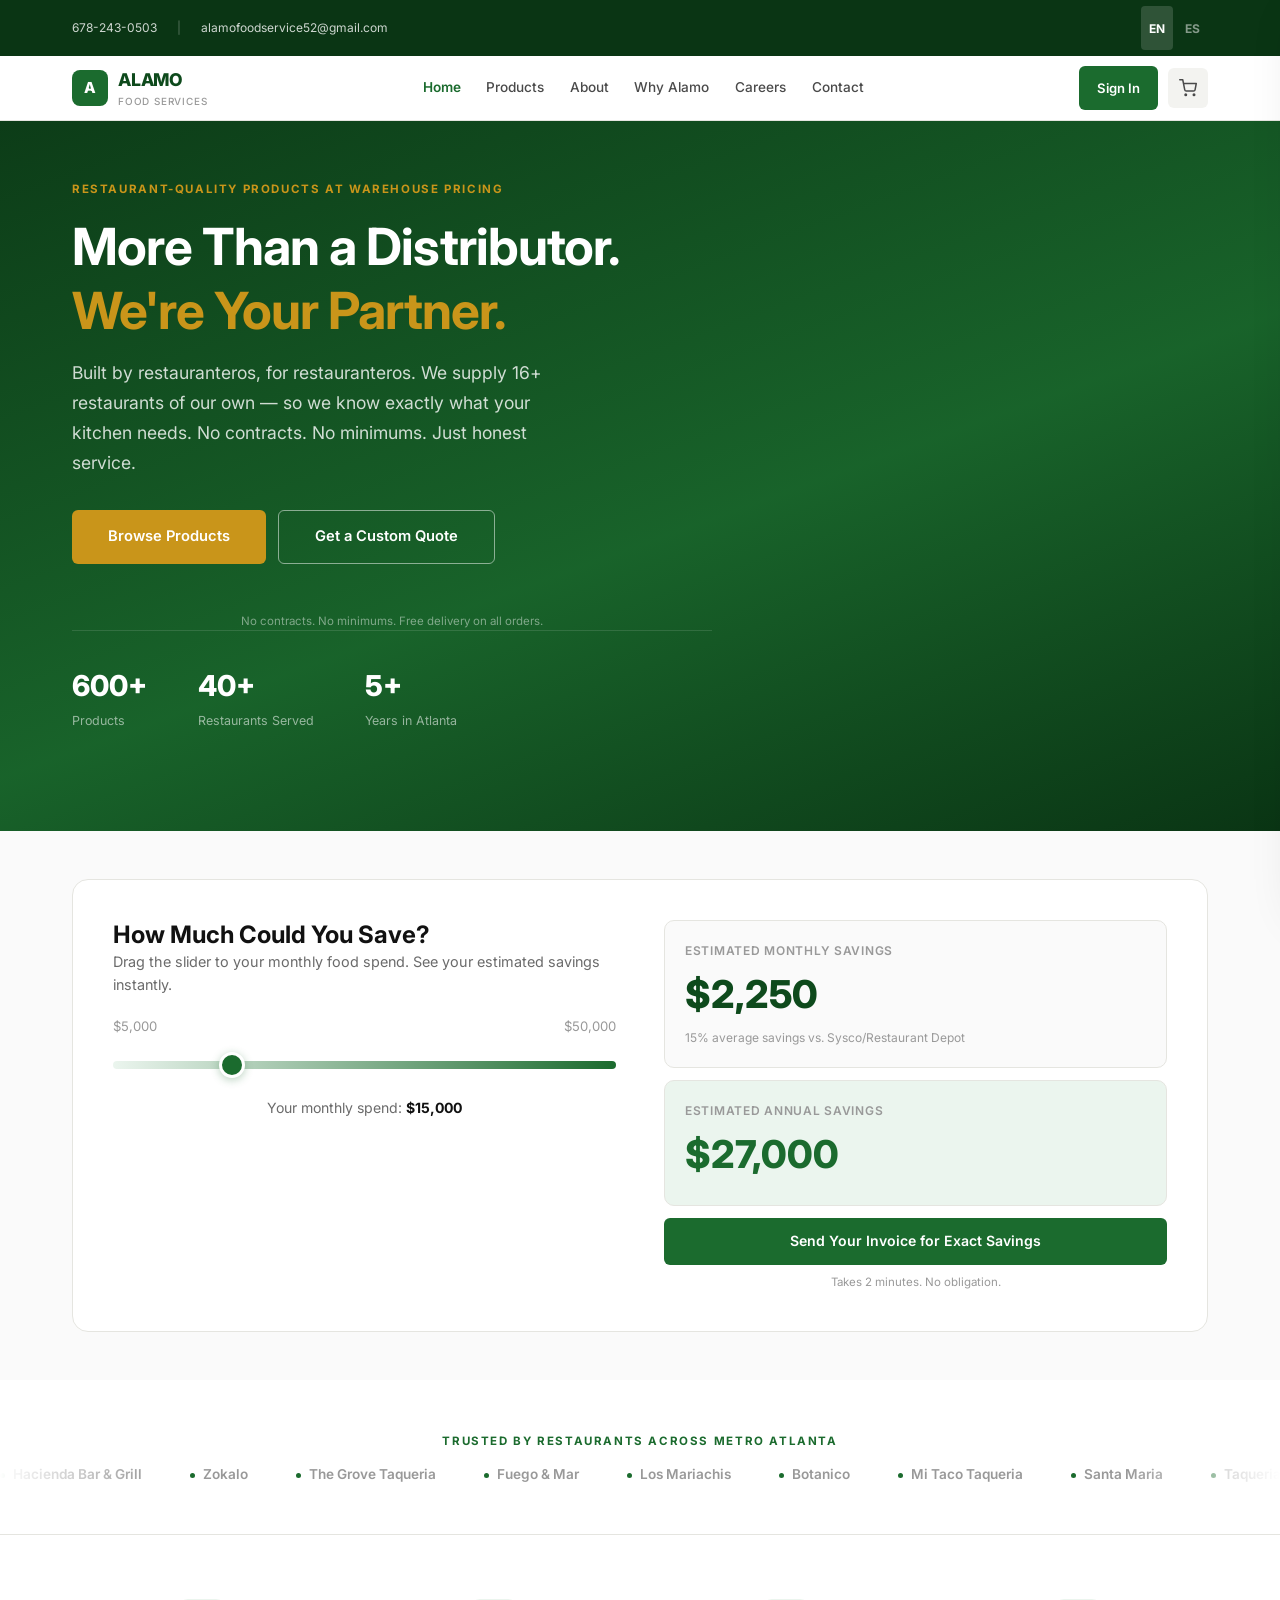
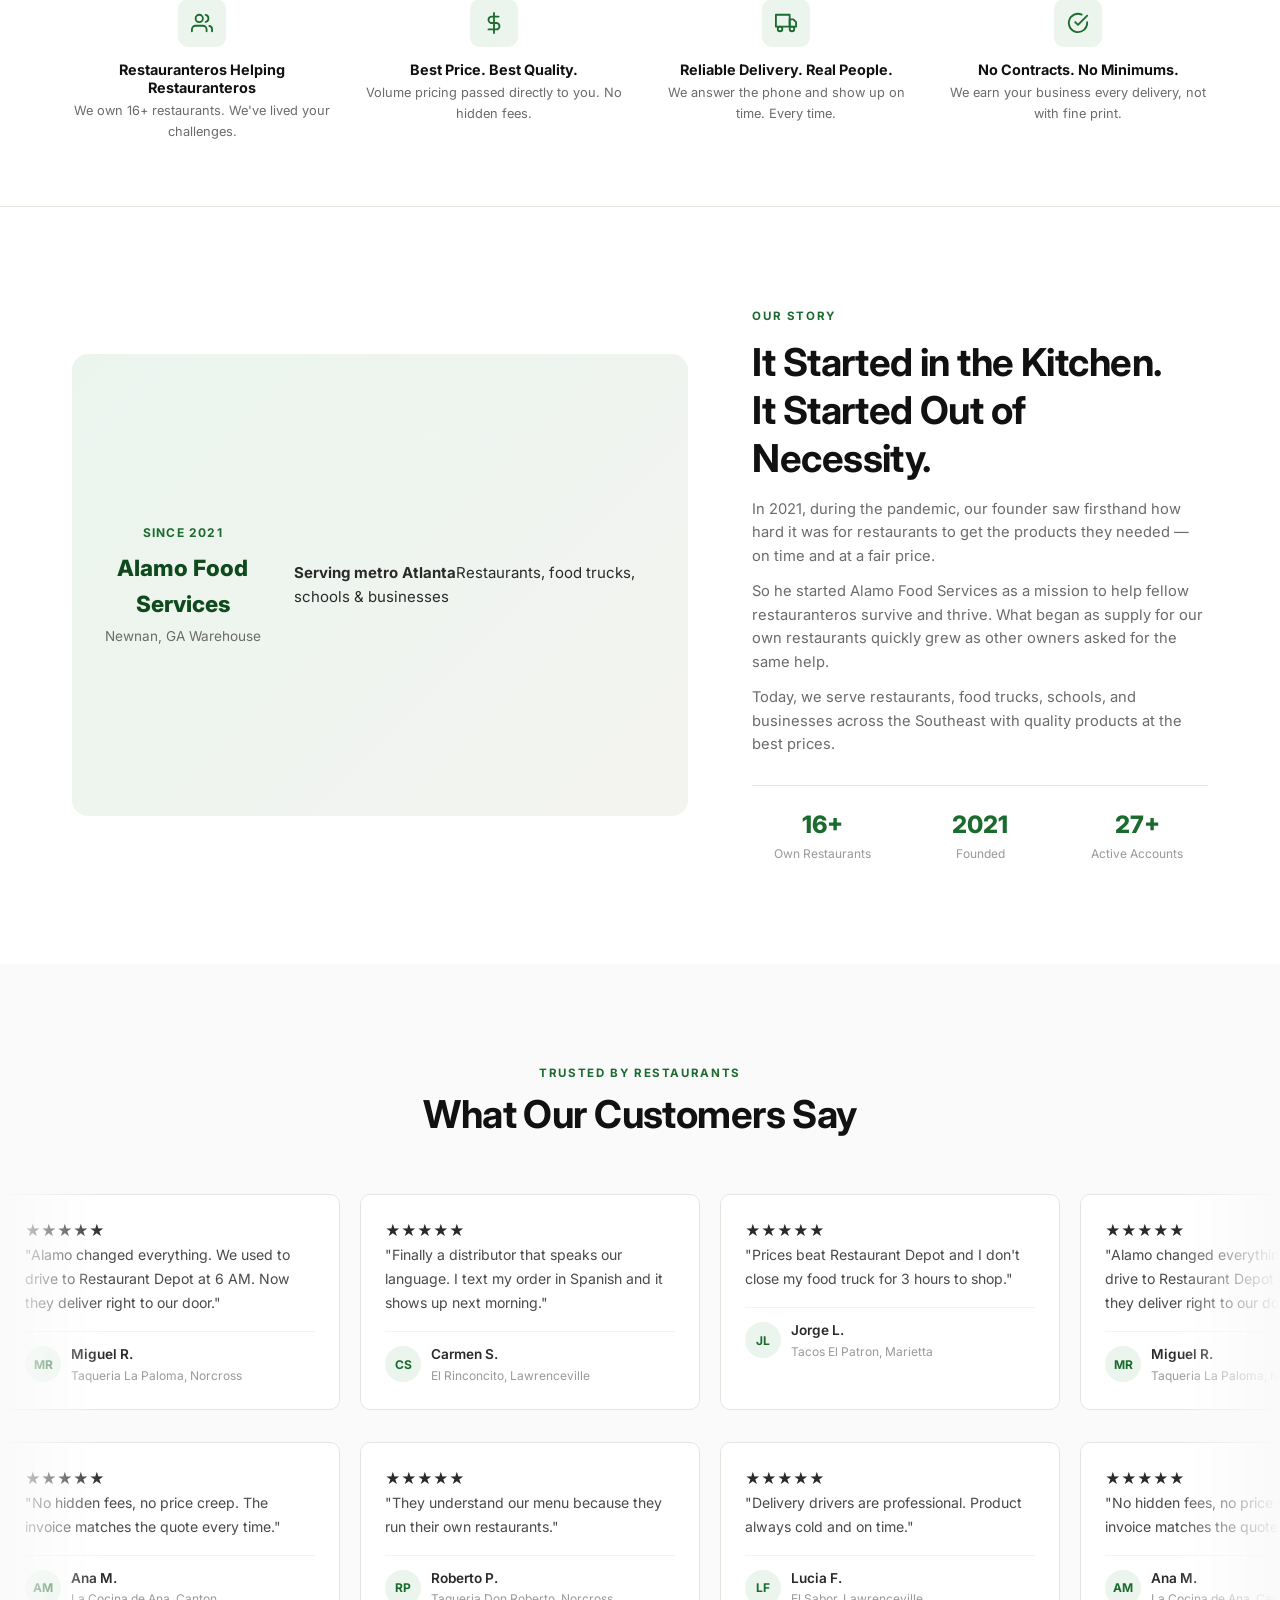
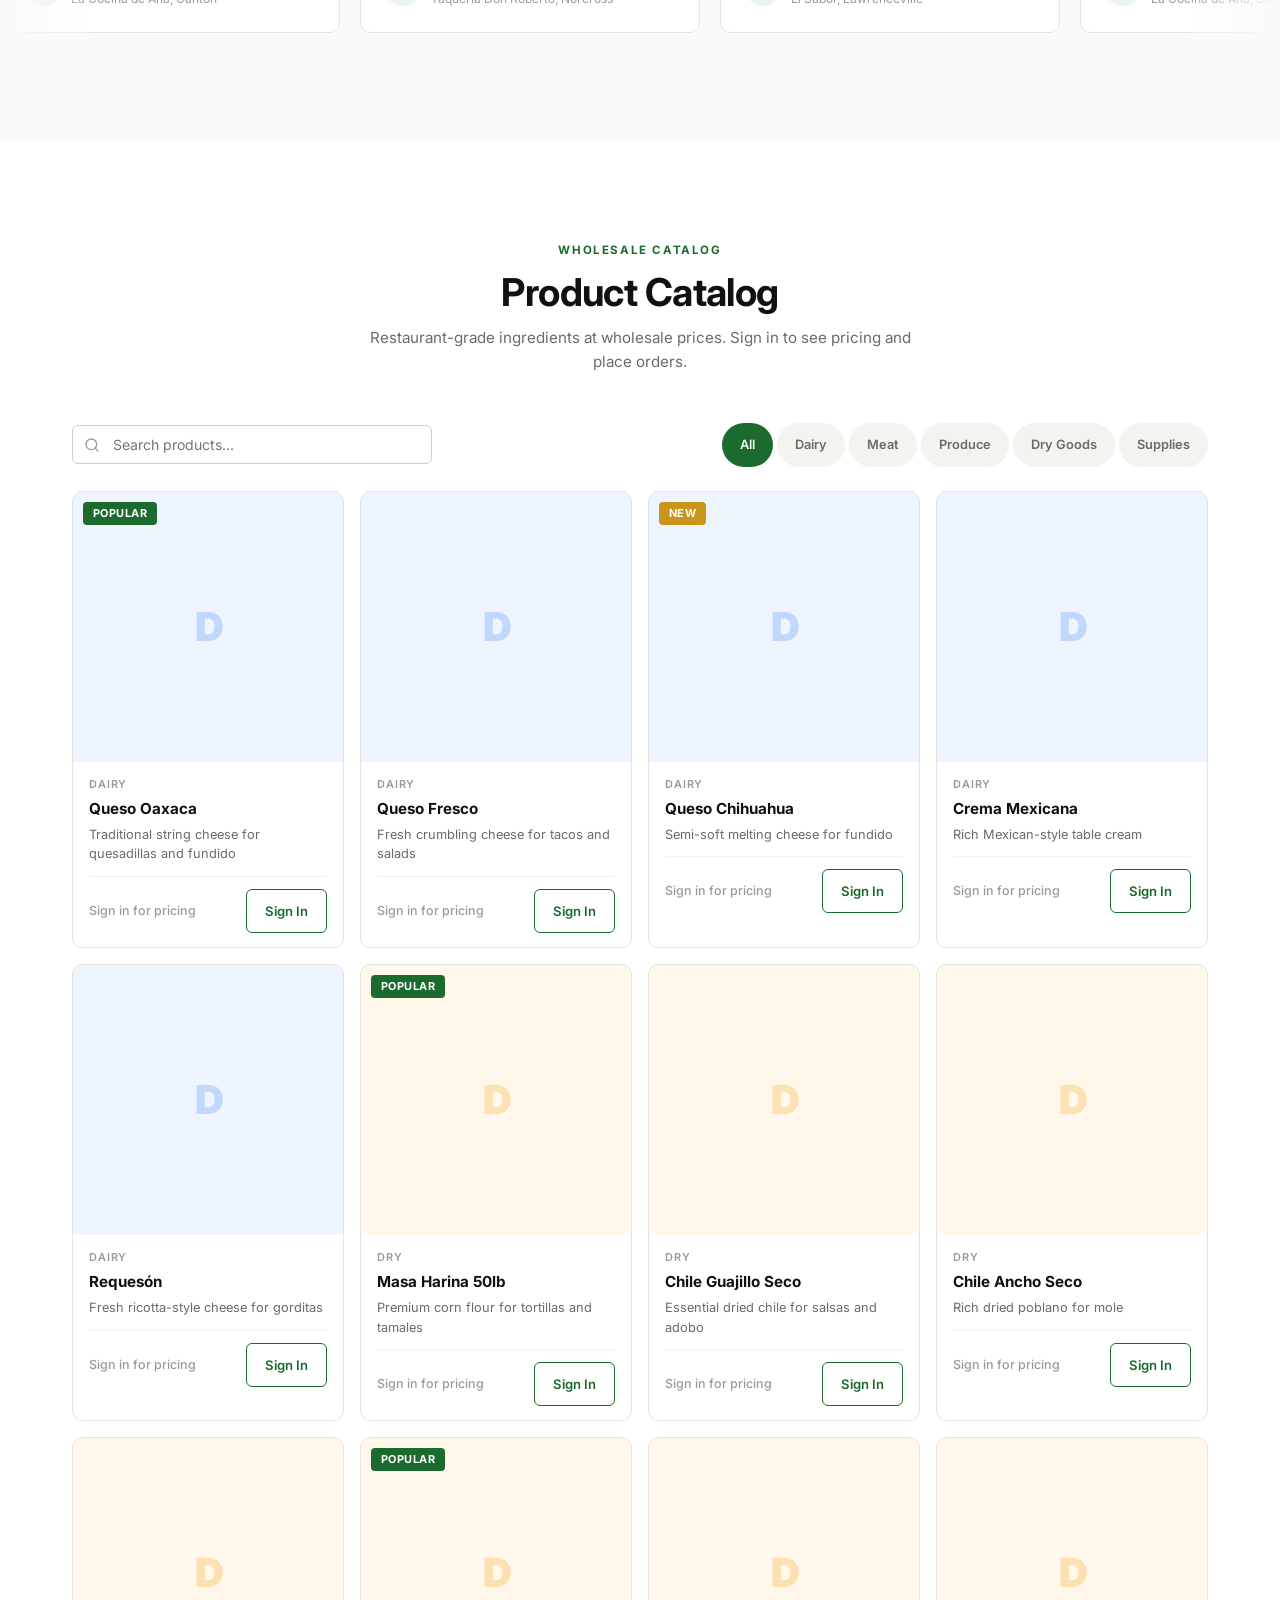
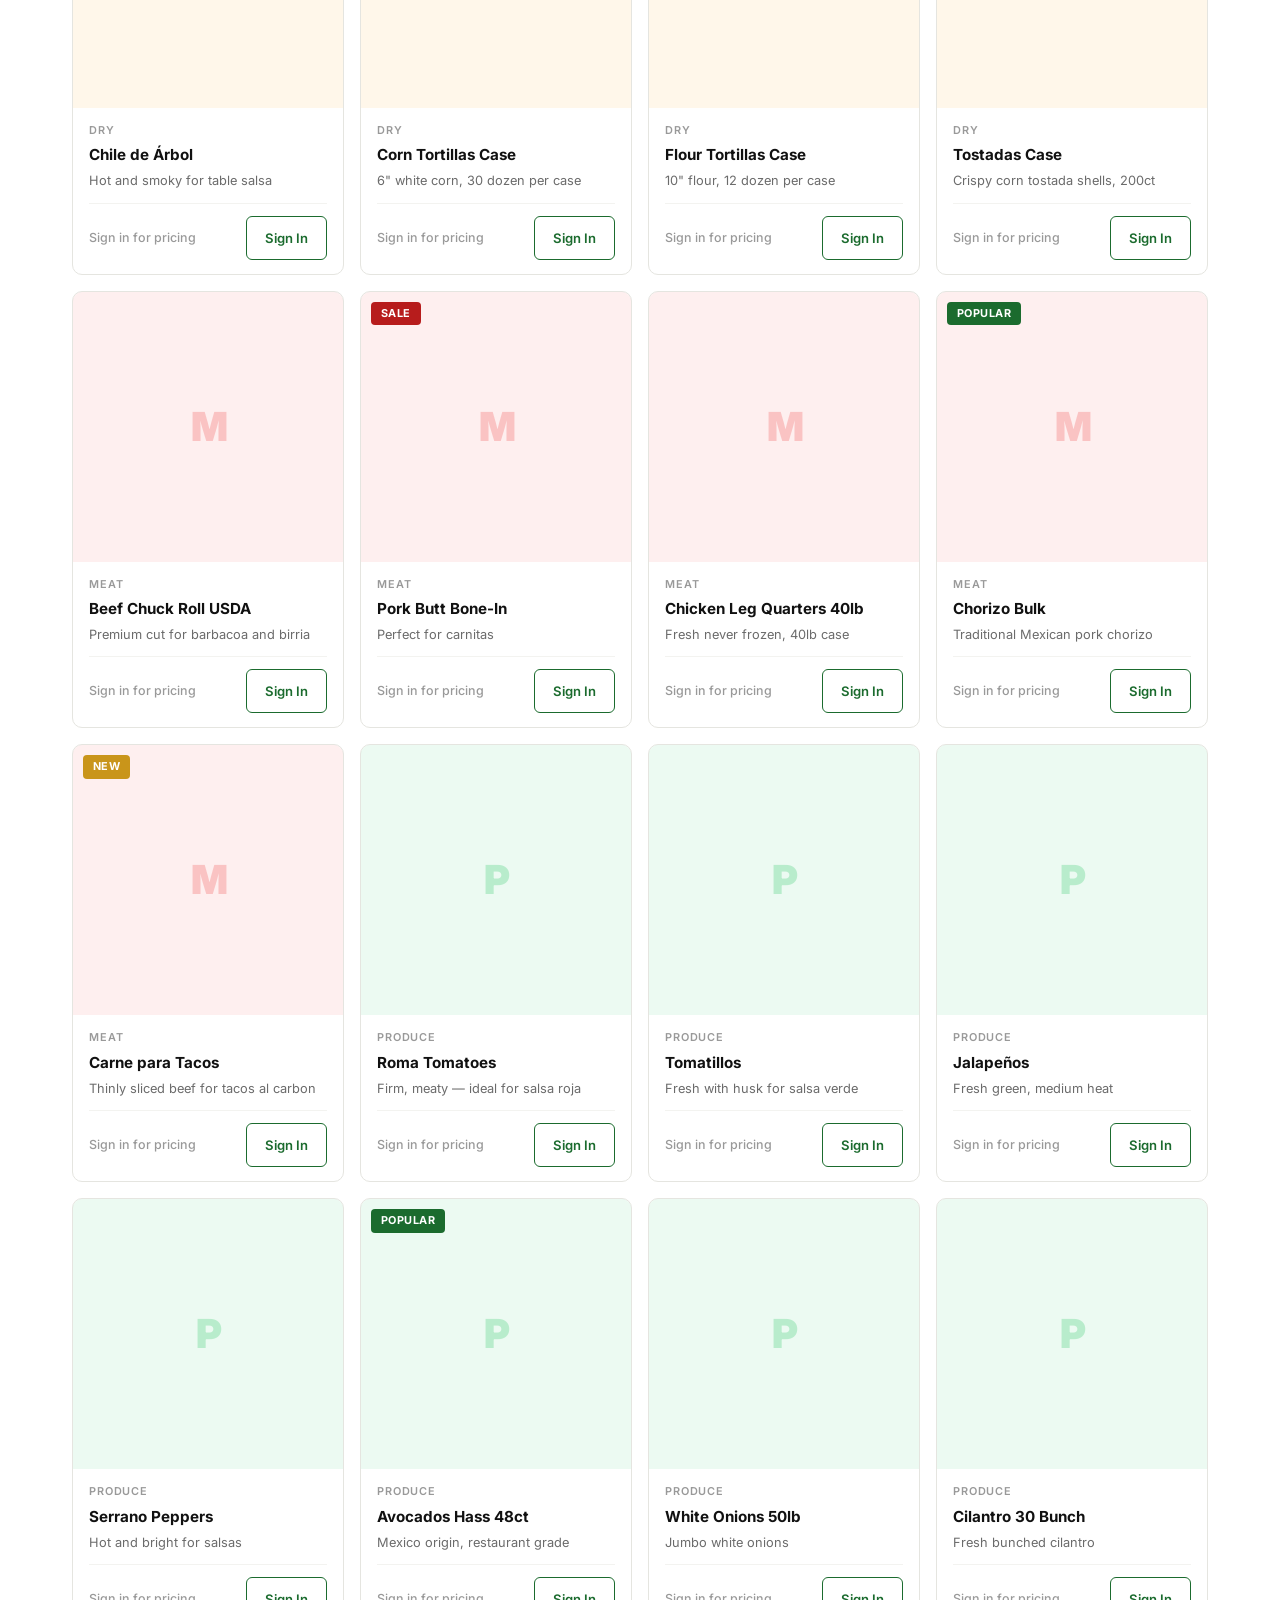
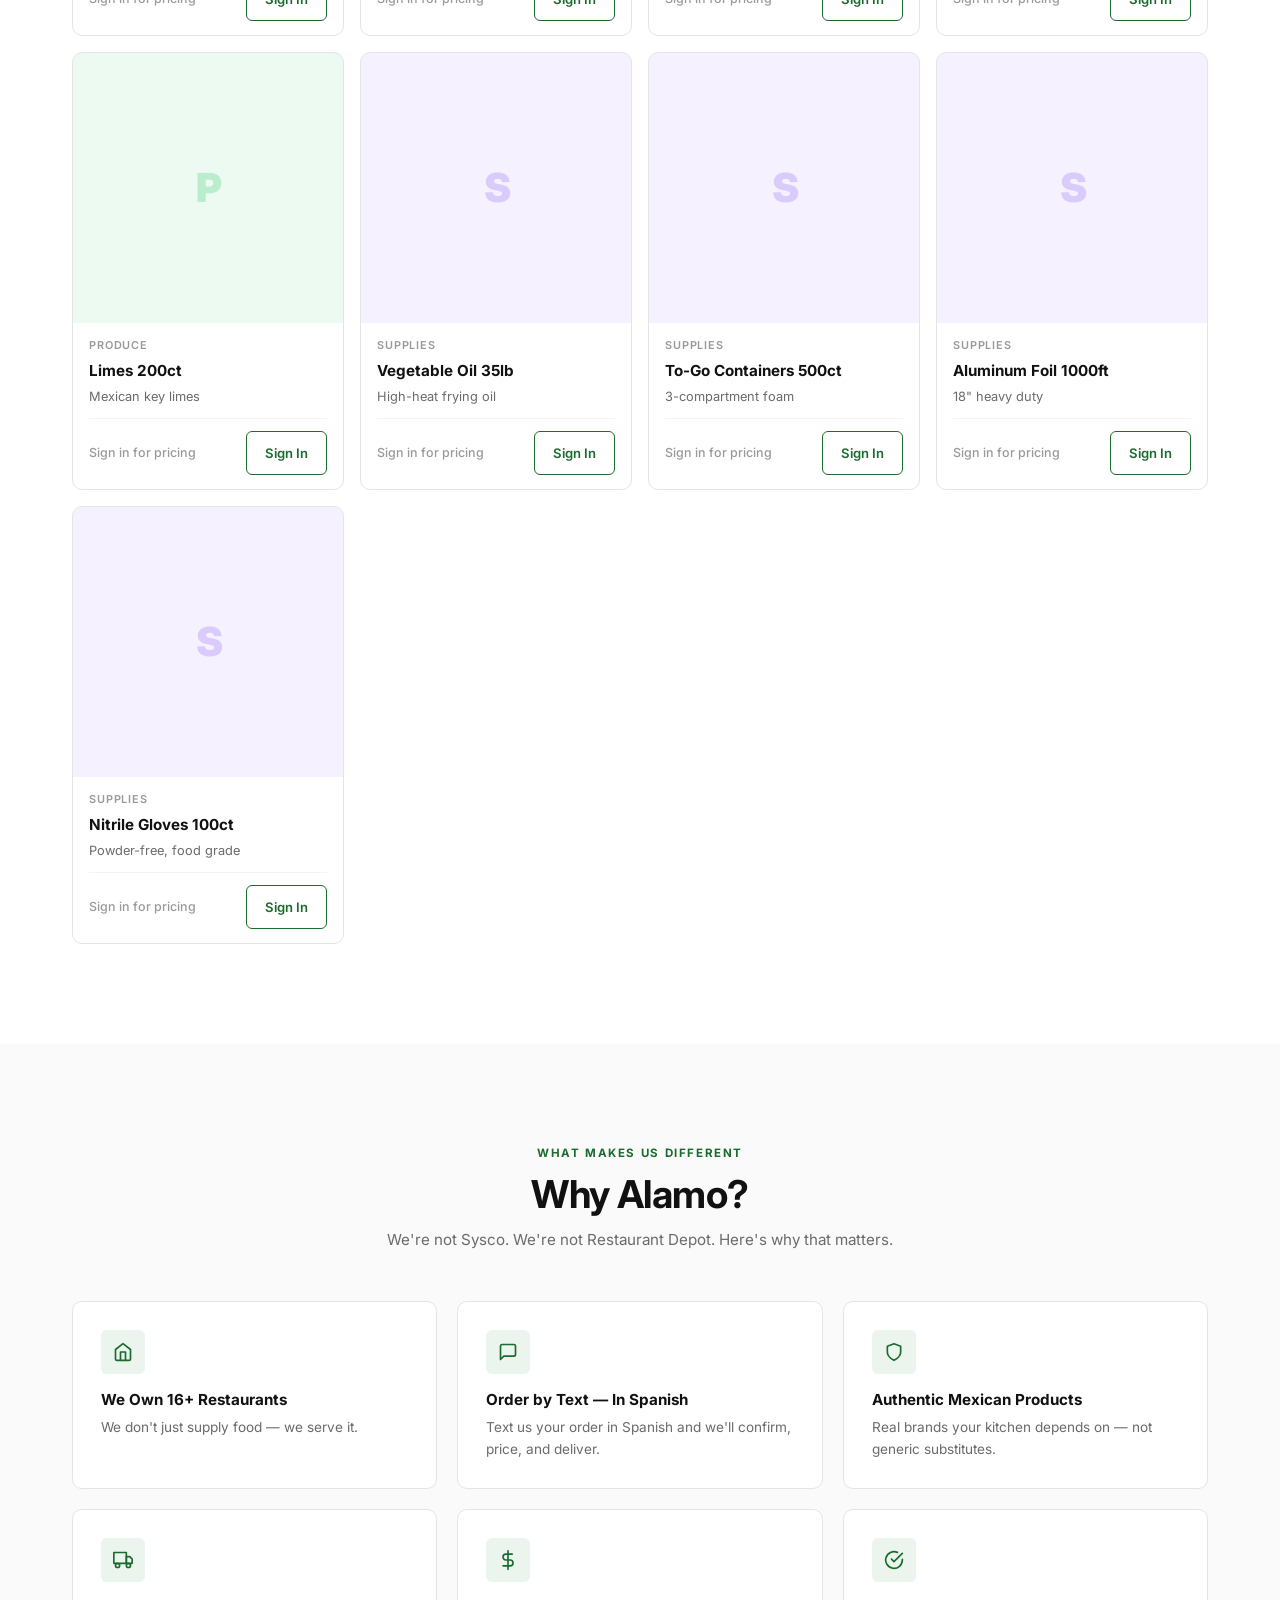
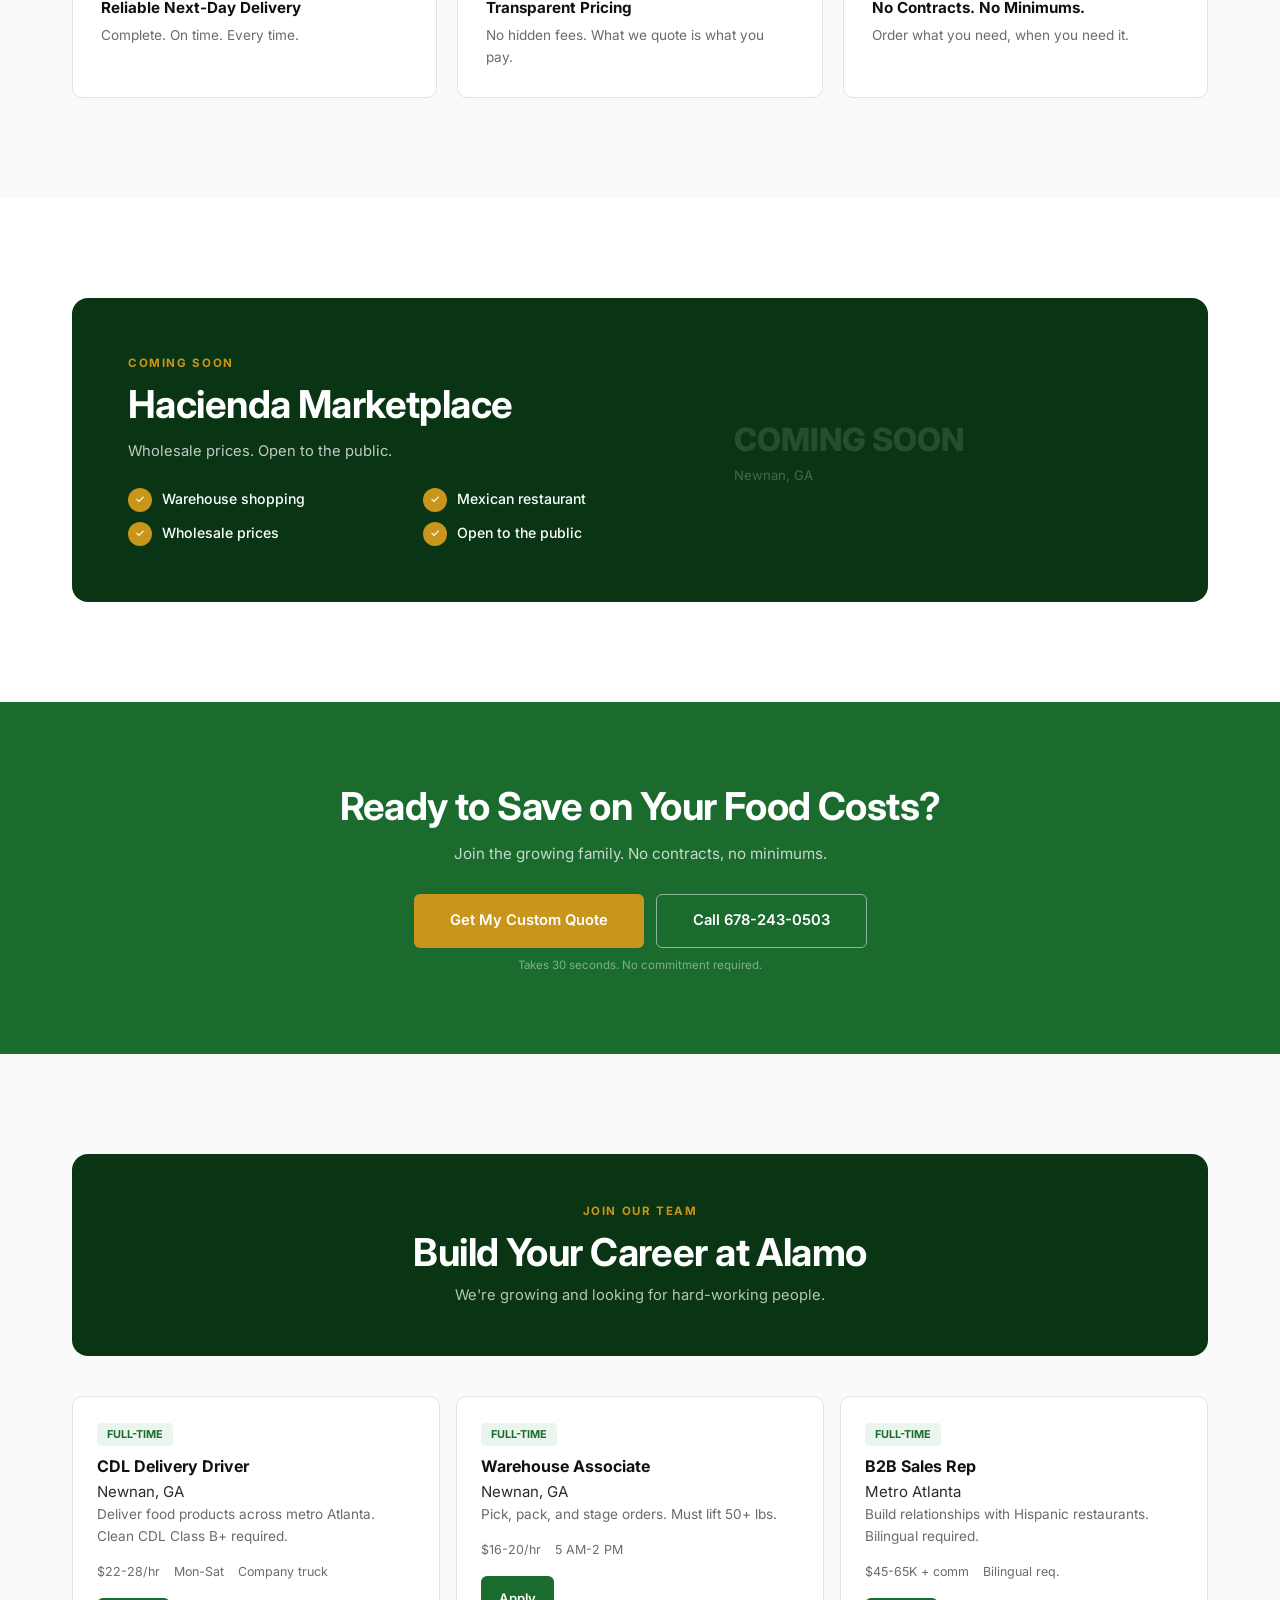
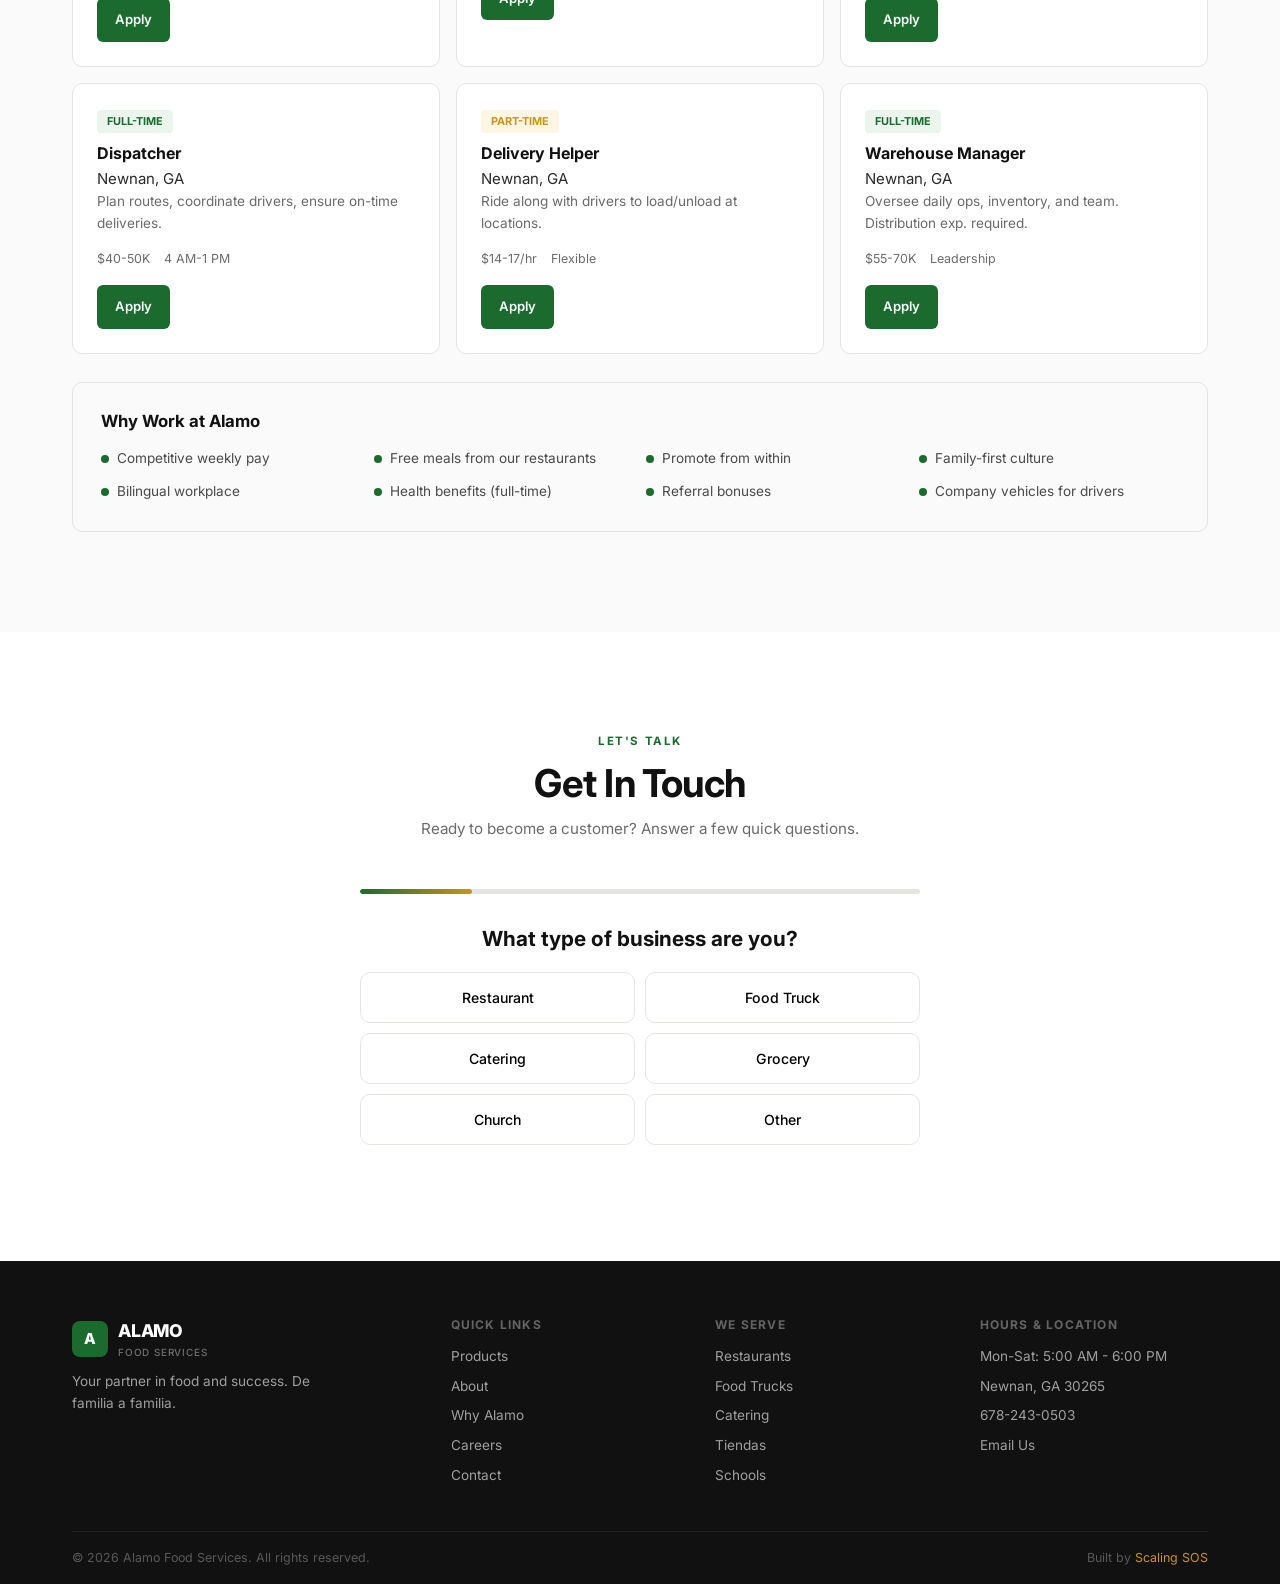
<file: index.html>
<!DOCTYPE html>
<html lang="en">
<head>
<meta charset="UTF-8">
<meta name="viewport" content="width=device-width, initial-scale=1.0">
<title>Alamo Food Services — Restaurant-Quality Products at Warehouse Pricing</title>
<meta name="description" content="Hispanic foodservice distributor serving metro Atlanta. Built by restauranteros, for restauranteros. No contracts, no minimums.">
<link rel="preconnect" href="https://fonts.googleapis.com">
<link href="https://fonts.googleapis.com/css2?family=Inter:wght@400;500;600;700;800&display=swap" rel="stylesheet">
<link rel="stylesheet" href="assets/style.css">
</head>
<body>

<!-- ── HEADER ── -->
<header class="header">
  <div class="header-top"><div class="container"><div style="display:flex;gap:20px;align-items:center"><a href="tel:6782430503">678-243-0503</a><span style="opacity:0.3">|</span><a href="mailto:alamofoodservice52@gmail.com">alamofoodservice52@gmail.com</a></div><div class="lang-toggle"><button class="active" data-lang="en" onclick="setLang('en')">EN</button><button data-lang="es" onclick="setLang('es')">ES</button></div></div></div>
  <nav class="nav-main"><div class="container">
    <a href="#" class="logo" onclick="goTo('home');return false"><div class="logo-mark">A</div><div class="logo-text">ALAMO<small>Food Services</small></div></a>
    <div class="nav-links"><a href="#" data-nav="home" class="active" data-i18n="nav.home">Home</a><a href="#" data-nav="products" data-i18n="nav.products">Products</a><a href="#" data-nav="about" data-i18n="nav.about">About</a><a href="#" data-nav="services" data-i18n="nav.services">Why Alamo</a><a href="#" data-nav="careers" data-i18n="nav.careers">Careers</a><a href="#" data-nav="contact" data-i18n="nav.contact">Contact</a></div>
    <div class="nav-actions">
      <button class="btn btn-sm btn-primary" data-nav="login" data-i18n="nav.signin">Sign In</button>
      <button class="cart-btn" onclick="openCart()"><svg viewBox="0 0 24 24" fill="none" stroke="currentColor" stroke-width="2"><circle cx="9" cy="21" r="1"/><circle cx="20" cy="21" r="1"/><path d="M1 1h4l2.68 13.39a2 2 0 0 0 2 1.61h9.72a2 2 0 0 0 2-1.61L23 6H6"/></svg><span class="count cart-count" style="display:none">0</span></button>
      <button class="hamburger" onclick="openMobile()"><span></span><span></span><span></span></button>
    </div>
  </div></nav>
</header>

<!-- Mobile Menu -->
<div id="overlay" class="overlay" onclick="closeCart();closeMobile()"></div>
<div id="mobile-menu" class="mobile-menu">
  <div class="mm-close"><button onclick="closeMobile()" style="font-size:1.2rem;padding:8px">&#10005;</button></div>
  <a href="#" data-nav="home">Home</a><a href="#" data-nav="products">Products</a><a href="#" data-nav="about">About</a><a href="#" data-nav="services">Why Alamo</a><a href="#" data-nav="careers">Careers</a><a href="#" data-nav="contact">Contact</a><a href="#" data-nav="login" style="color:var(--green);font-weight:700">Sign In</a>
</div>

<!-- Cart Drawer -->
<div id="cart-drawer" class="cart-drawer">
  <div class="cart-header"><h3 data-i18n="cart.title">Your Order</h3><button onclick="closeCart()" style="font-size:1.1rem">&#10005;</button></div>
  <div class="cart-body" id="cart-body"></div>
  <div class="cart-footer" id="cart-footer" style="display:none">
    <div class="cart-row"><span>Subtotal</span><span id="cart-sub">$0</span></div>
    <div class="cart-row"><span>Delivery</span><span style="color:var(--green);font-weight:600">FREE</span></div>
    <div class="cart-row total"><span>Total</span><span id="cart-total">$0</span></div>
    <button class="btn btn-primary btn-block" style="margin-top:14px" onclick="placeOrder()">Place Order</button>
    <span class="assurance">No commitment. Cancel anytime. Free delivery.</span>
  </div>
</div>

<!-- Product Modal -->
<div id="product-modal" class="product-modal" onclick="if(event.target===this)closeProductModal()">
  <div class="pm-card" id="pm-card"></div>
</div>

<!-- ════════════════════════════════════════
     MAIN SITE
     ════════════════════════════════════════ -->
<div id="main-site">

<!-- HERO -->
<section class="hero" id="home">
  <div class="container"><div class="hero-inner">
    <div class="kicker kicker-gold" data-i18n="hero.kicker">RESTAURANT-QUALITY PRODUCTS AT WAREHOUSE PRICING</div>
    <h1 data-i18n="hero.h1">More Than a Distributor.<br><span>We're Your Partner.</span></h1>
    <p class="hero-desc" data-i18n="hero.desc">Built by restauranteros, for restauranteros. We supply 16+ restaurants of our own — so we know exactly what your kitchen needs. No contracts. No minimums. Just honest service.</p>
    <div class="hero-ctas">
      <a href="#products" class="btn btn-gold btn-lg" onclick="goTo('products');return false" data-i18n="hero.cta1">Browse Products</a>
      <a href="#contact" class="btn btn-outline-white btn-lg" onclick="goTo('contact');return false" data-i18n="hero.cta2">Get a Custom Quote</a>
    </div>
    <span class="assurance assurance-light">No contracts. No minimums. Free delivery on all orders.</span>
    <div class="hero-stats">
      <div class="hero-stat"><div class="num count-up" data-target="600">0</div><div class="lbl" data-i18n="hero.s1">Products</div></div>
      <div class="hero-stat"><div class="num count-up" data-target="40">0</div><div class="lbl" data-i18n="hero.s2">Restaurants Served</div></div>
      <div class="hero-stat"><div class="num count-up" data-target="5">0</div><div class="lbl" data-i18n="hero.s3">Years in Atlanta</div></div>
    </div>
  </div></div>
</section>

<!-- SAVINGS CALCULATOR -->
<section class="section-alt" id="savings" style="padding:clamp(32px,5vw,48px) 0">
  <div class="container">
    <div class="calc-card">
      <div class="calc-left">
        <h3 data-i18n="savings.h3">How Much Could You Save?</h3>
        <p style="color:var(--gray-500);font-size:0.9rem;margin-bottom:20px" data-i18n="savings.desc">Drag the slider to your monthly food spend. See your estimated savings instantly.</p>
        <div style="margin-bottom:8px;display:flex;justify-content:space-between;font-size:0.82rem;color:var(--gray-400)"><span>$5,000</span><span>$50,000</span></div>
        <input type="range" class="calc-slider" min="5000" max="50000" step="1000" value="15000" oninput="updateSavings(this.value)">
        <div style="text-align:center;margin-top:12px;font-size:0.88rem;color:var(--gray-500)">Your monthly spend: <strong id="calc-spend" style="color:var(--black)">$15,000</strong></div>
      </div>
      <div class="calc-right">
        <div class="calc-output">
          <div class="calc-output-label">Estimated Monthly Savings</div>
          <div class="calc-output-value" id="calc-savings">$2,250</div>
          <div class="calc-output-sub">15% average savings vs. Sysco/Restaurant Depot</div>
        </div>
        <div class="calc-output" style="background:var(--green-light)">
          <div class="calc-output-label">Estimated Annual Savings</div>
          <div class="calc-output-value" id="calc-annual" style="color:var(--green)">$27,000</div>
        </div>
        <a href="mailto:alamofoodservice52@gmail.com?subject=Invoice%20Comparison" class="btn btn-primary btn-block">Send Your Invoice for Exact Savings</a>
        <span class="assurance">Takes 2 minutes. No obligation.</span>
      </div>
    </div>
  </div>
</section>

<!-- LOGO TICKER -->
<div class="ticker-section">
  <div class="container" style="text-align:center;margin-bottom:12px"><span class="kicker" data-i18n="ticker.kicker">Trusted by Restaurants Across Metro Atlanta</span></div>
  <div class="ticker-wrap"><div class="ticker-track" id="ticker-track"></div></div>
</div>

<!-- VALUE STRIP -->
<div class="section" id="values" style="padding:clamp(40px,6vw,64px) 0;border-bottom:1px solid var(--gray-200)">
  <div class="container"><div class="value-grid">
    <div class="value-item reveal"><div class="v-icon"><svg viewBox="0 0 24 24" fill="none" stroke="currentColor" stroke-width="2"><path d="M17 21v-2a4 4 0 0 0-4-4H5a4 4 0 0 0-4 4v2"/><circle cx="9" cy="7" r="4"/><path d="M23 21v-2a4 4 0 0 0-3-3.87"/><path d="M16 3.13a4 4 0 0 1 0 7.75"/></svg></div><h4 data-i18n="v1.h">Restauranteros Helping Restauranteros</h4><p data-i18n="v1.p">We own 16+ restaurants. We've lived your challenges.</p></div>
    <div class="value-item reveal"><div class="v-icon"><svg viewBox="0 0 24 24" fill="none" stroke="currentColor" stroke-width="2"><path d="M12 1v22M17 5H9.5a3.5 3.5 0 0 0 0 7h5a3.5 3.5 0 0 1 0 7H6"/></svg></div><h4 data-i18n="v2.h">Best Price. Best Quality.</h4><p data-i18n="v2.p">Volume pricing passed directly to you. No hidden fees.</p></div>
    <div class="value-item reveal"><div class="v-icon"><svg viewBox="0 0 24 24" fill="none" stroke="currentColor" stroke-width="2"><rect x="1" y="3" width="15" height="13"/><polygon points="16 8 20 8 23 11 23 16 16 16 16 8"/><circle cx="5.5" cy="18.5" r="2.5"/><circle cx="18.5" cy="18.5" r="2.5"/></svg></div><h4 data-i18n="v3.h">Reliable Delivery. Real People.</h4><p data-i18n="v3.p">We answer the phone and show up on time. Every time.</p></div>
    <div class="value-item reveal"><div class="v-icon"><svg viewBox="0 0 24 24" fill="none" stroke="currentColor" stroke-width="2"><path d="M22 11.08V12a10 10 0 1 1-5.93-9.14"/><polyline points="22 4 12 14.01 9 11.01"/></svg></div><h4 data-i18n="v4.h">No Contracts. No Minimums.</h4><p data-i18n="v4.p">We earn your business every delivery, not with fine print.</p></div>
  </div></div>
</div>

<!-- ABOUT (asymmetrical) -->
<section class="section" id="about">
  <div class="container"><div class="about-grid">
    <div class="about-visual reveal" style="background:linear-gradient(135deg,var(--green-light),var(--gray-100))">
      <div style="text-align:center;padding:20px"><div style="font-size:0.75rem;font-weight:700;letter-spacing:0.1em;text-transform:uppercase;color:var(--green);margin-bottom:8px">Since 2021</div><div style="font-size:1.4rem;font-weight:800;color:var(--green-dark)">Alamo Food Services</div><div style="font-size:0.85rem;color:var(--gray-500);margin-top:4px">Newnan, GA Warehouse</div></div>
      <div class="about-overlay"><strong>Serving metro Atlanta</strong>Restaurants, food trucks, schools &amp; businesses</div>
    </div>
    <div class="about-content reveal">
      <div class="kicker" data-i18n="about.kicker">Our Story</div>
      <h2 data-i18n="about.h2">It Started in the Kitchen.<br>It Started Out of Necessity.</h2>
      <p data-i18n="about.p1">In 2021, during the pandemic, our founder saw firsthand how hard it was for restaurants to get the products they needed — on time and at a fair price.</p>
      <p data-i18n="about.p2">So he started Alamo Food Services as a mission to help fellow restauranteros survive and thrive. What began as supply for our own restaurants quickly grew as other owners asked for the same help.</p>
      <p data-i18n="about.p3">Today, we serve restaurants, food trucks, schools, and businesses across the Southeast with quality products at the best prices.</p>
      <div class="about-metrics"><div class="about-metric"><div class="num">16+</div><div class="lbl">Own Restaurants</div></div><div class="about-metric"><div class="num">2021</div><div class="lbl">Founded</div></div><div class="about-metric"><div class="num">27+</div><div class="lbl">Active Accounts</div></div></div>
    </div>
  </div></div>
</section>

<!-- TESTIMONIALS (bidirectional scroll — BEFORE products per conversion architecture) -->
<section class="section section-alt" id="testimonials">
  <div class="container"><div class="section-header reveal"><div class="kicker" data-i18n="test.kicker">Trusted by Restaurants</div><h2 data-i18n="test.h2">What Our Customers Say</h2></div></div>
  <div class="t-scroll-wrap">
    <div class="t-row t-row--left" id="t-row-1"></div>
    <div class="t-row t-row--right" id="t-row-2"></div>
  </div>
</section>

<!-- PRODUCTS (after testimonials — trust before desire) -->
<section class="section" id="products">
  <div class="container">
    <div class="section-header reveal"><div class="kicker" data-i18n="catalog.kicker">Wholesale Catalog</div><h2 data-i18n="catalog.h2">Product Catalog</h2><p data-i18n="catalog.p">Restaurant-grade ingredients at wholesale prices. Sign in to see pricing and place orders.</p></div>
    <div class="catalog-toolbar">
      <div class="catalog-search"><svg viewBox="0 0 24 24" fill="none" stroke="currentColor" stroke-width="2"><circle cx="11" cy="11" r="8"/><line x1="21" y1="21" x2="16.65" y2="16.65"/></svg><input type="text" placeholder="Search products..." data-i18n-ph="catalog.search" oninput="searchProducts(this.value)"></div>
      <div class="catalog-tabs"><button class="catalog-tab active" data-cat="all" onclick="filterCat('all')" data-i18n="catalog.all">All</button><button class="catalog-tab" data-cat="dairy" onclick="filterCat('dairy')" data-i18n="catalog.dairy">Dairy</button><button class="catalog-tab" data-cat="meat" onclick="filterCat('meat')" data-i18n="catalog.meat">Meat</button><button class="catalog-tab" data-cat="produce" onclick="filterCat('produce')" data-i18n="catalog.produce">Produce</button><button class="catalog-tab" data-cat="dry" onclick="filterCat('dry')" data-i18n="catalog.dry">Dry Goods</button><button class="catalog-tab" data-cat="supplies" onclick="filterCat('supplies')" data-i18n="catalog.supplies">Supplies</button></div>
    </div>
    <div class="products-grid" id="products-grid"></div>
  </div>
</section>

<!-- SERVICES -->
<section class="section section-alt" id="services">
  <div class="container">
    <div class="section-header reveal"><div class="kicker" data-i18n="services.kicker">What Makes Us Different</div><h2 data-i18n="services.h2">Why Alamo?</h2><p data-i18n="services.p">We're not Sysco. We're not Restaurant Depot. Here's why that matters.</p></div>
    <div class="services-grid">
      <div class="service-card reveal"><div class="s-icon"><svg viewBox="0 0 24 24" fill="none" stroke="currentColor" stroke-width="2"><path d="M3 9l9-7 9 7v11a2 2 0 0 1-2 2H5a2 2 0 0 1-2-2z"/><polyline points="9 22 9 12 15 12 15 22"/></svg></div><h4 data-i18n="s1.h">We Own 16+ Restaurants</h4><p data-i18n="s1.p">We don't just supply food — we serve it.</p></div>
      <div class="service-card reveal"><div class="s-icon"><svg viewBox="0 0 24 24" fill="none" stroke="currentColor" stroke-width="2"><path d="M21 15a2 2 0 0 1-2 2H7l-4 4V5a2 2 0 0 1 2-2h14a2 2 0 0 1 2 2z"/></svg></div><h4 data-i18n="s2.h">Order by Text — In Spanish</h4><p data-i18n="s2.p">Text us your order in Spanish and we'll confirm, price, and deliver.</p></div>
      <div class="service-card reveal"><div class="s-icon"><svg viewBox="0 0 24 24" fill="none" stroke="currentColor" stroke-width="2"><path d="M12 22s8-4 8-10V5l-8-3-8 3v7c0 6 8 10 8 10z"/></svg></div><h4 data-i18n="s3.h">Authentic Mexican Products</h4><p data-i18n="s3.p">Real brands your kitchen depends on — not generic substitutes.</p></div>
      <div class="service-card reveal"><div class="s-icon"><svg viewBox="0 0 24 24" fill="none" stroke="currentColor" stroke-width="2"><rect x="1" y="3" width="15" height="13"/><polygon points="16 8 20 8 23 11 23 16 16 16 16 8"/><circle cx="5.5" cy="18.5" r="2.5"/><circle cx="18.5" cy="18.5" r="2.5"/></svg></div><h4 data-i18n="s4.h">Reliable Next-Day Delivery</h4><p data-i18n="s4.p">Complete. On time. Every time.</p></div>
      <div class="service-card reveal"><div class="s-icon"><svg viewBox="0 0 24 24" fill="none" stroke="currentColor" stroke-width="2"><line x1="12" y1="1" x2="12" y2="23"/><path d="M17 5H9.5a3.5 3.5 0 0 0 0 7h5a3.5 3.5 0 0 1 0 7H6"/></svg></div><h4 data-i18n="s5.h">Transparent Pricing</h4><p data-i18n="s5.p">No hidden fees. What we quote is what you pay.</p></div>
      <div class="service-card reveal"><div class="s-icon"><svg viewBox="0 0 24 24" fill="none" stroke="currentColor" stroke-width="2"><path d="M22 11.08V12a10 10 0 1 1-5.93-9.14"/><polyline points="22 4 12 14.01 9 11.01"/></svg></div><h4 data-i18n="s6.h">No Contracts. No Minimums.</h4><p data-i18n="s6.p">Order what you need, when you need it.</p></div>
    </div>
  </div>
</section>

<!-- MARKETPLACE -->
<section class="section">
  <div class="container"><div class="marketplace-card reveal">
    <div><div class="kicker kicker-gold" data-i18n="mp.kicker">Coming Soon</div><h2 data-i18n="mp.h2">Hacienda Marketplace</h2><p style="color:rgba(255,255,255,0.75);margin-bottom:24px;font-size:0.92rem" data-i18n="mp.p">Wholesale prices. Open to the public.</p>
      <div class="mp-checks"><div class="mp-check"><div class="mp-dot">&#10003;</div><span data-i18n="mp.c1">Warehouse shopping</span></div><div class="mp-check"><div class="mp-dot">&#10003;</div><span data-i18n="mp.c2">Mexican restaurant</span></div><div class="mp-check"><div class="mp-dot">&#10003;</div><span data-i18n="mp.c3">Wholesale prices</span></div><div class="mp-check"><div class="mp-dot">&#10003;</div><span data-i18n="mp.c4">Open to the public</span></div></div>
    </div>
    <div class="mp-visual"><div style="font-size:2rem;font-weight:800;color:rgba(255,255,255,0.12)">COMING SOON</div><div style="font-size:0.82rem;color:rgba(255,255,255,0.25)">Newnan, GA</div></div>
  </div></div>
</section>

<!-- CTA -->
<section class="cta-section">
  <div class="container">
    <h2 data-i18n="cta.h2">Ready to Save on Your Food Costs?</h2>
    <p data-i18n="cta.p">Join the growing family. No contracts, no minimums.</p>
    <div class="cta-buttons">
      <a href="#contact" class="btn btn-gold btn-lg" onclick="goTo('contact');return false" data-i18n="cta.btn1">Get My Custom Quote</a>
      <a href="tel:6782430503" class="btn btn-outline-white btn-lg" data-i18n="cta.btn2">Call 678-243-0503</a>
    </div>
    <span class="assurance assurance-light">Takes 30 seconds. No commitment required.</span>
  </div>
</section>

<!-- CAREERS -->
<section class="section section-alt" id="careers">
  <div class="container">
    <div class="careers-banner reveal"><div class="kicker kicker-gold" data-i18n="careers.kicker">Join Our Team</div><h2 data-i18n="careers.h2">Build Your Career at Alamo</h2><p data-i18n="careers.p">We're growing and looking for hard-working people.</p></div>
    <div class="careers-grid">
      <div class="career-card reveal"><span class="career-tag tag-ft">Full-Time</span><h4>CDL Delivery Driver</h4><div class="c-loc">Newnan, GA</div><p class="c-desc">Deliver food products across metro Atlanta. Clean CDL Class B+ required.</p><div class="c-details"><span>$22-28/hr</span><span>Mon-Sat</span><span>Company truck</span></div><a href="#contact" class="btn btn-sm btn-primary" onclick="applyForJob('CDL Delivery Driver');return false">Apply</a></div>
      <div class="career-card reveal"><span class="career-tag tag-ft">Full-Time</span><h4>Warehouse Associate</h4><div class="c-loc">Newnan, GA</div><p class="c-desc">Pick, pack, and stage orders. Must lift 50+ lbs.</p><div class="c-details"><span>$16-20/hr</span><span>5 AM-2 PM</span></div><a href="#contact" class="btn btn-sm btn-primary" onclick="applyForJob('Warehouse Associate');return false">Apply</a></div>
      <div class="career-card reveal"><span class="career-tag tag-ft">Full-Time</span><h4>B2B Sales Rep</h4><div class="c-loc">Metro Atlanta</div><p class="c-desc">Build relationships with Hispanic restaurants. Bilingual required.</p><div class="c-details"><span>$45-65K + comm</span><span>Bilingual req.</span></div><a href="#contact" class="btn btn-sm btn-primary" onclick="applyForJob('B2B Sales Rep');return false">Apply</a></div>
      <div class="career-card reveal"><span class="career-tag tag-ft">Full-Time</span><h4>Dispatcher</h4><div class="c-loc">Newnan, GA</div><p class="c-desc">Plan routes, coordinate drivers, ensure on-time deliveries.</p><div class="c-details"><span>$40-50K</span><span>4 AM-1 PM</span></div><a href="#contact" class="btn btn-sm btn-primary" onclick="applyForJob('Dispatcher');return false">Apply</a></div>
      <div class="career-card reveal"><span class="career-tag tag-pt">Part-Time</span><h4>Delivery Helper</h4><div class="c-loc">Newnan, GA</div><p class="c-desc">Ride along with drivers to load/unload at locations.</p><div class="c-details"><span>$14-17/hr</span><span>Flexible</span></div><a href="#contact" class="btn btn-sm btn-primary" onclick="applyForJob('Delivery Helper');return false">Apply</a></div>
      <div class="career-card reveal"><span class="career-tag tag-ft">Full-Time</span><h4>Warehouse Manager</h4><div class="c-loc">Newnan, GA</div><p class="c-desc">Oversee daily ops, inventory, and team. Distribution exp. required.</p><div class="c-details"><span>$55-70K</span><span>Leadership</span></div><a href="#contact" class="btn btn-sm btn-primary" onclick="applyForJob('Warehouse Manager');return false">Apply</a></div>
    </div>
    <div class="career-perks reveal"><h4 data-i18n="perks.h">Why Work at Alamo</h4><div class="perks-grid"><div class="perk-item"><span class="perk-dot"></span>Competitive weekly pay</div><div class="perk-item"><span class="perk-dot"></span>Free meals from our restaurants</div><div class="perk-item"><span class="perk-dot"></span>Promote from within</div><div class="perk-item"><span class="perk-dot"></span>Family-first culture</div><div class="perk-item"><span class="perk-dot"></span>Bilingual workplace</div><div class="perk-item"><span class="perk-dot"></span>Health benefits (full-time)</div><div class="perk-item"><span class="perk-dot"></span>Referral bonuses</div><div class="perk-item"><span class="perk-dot"></span>Company vehicles for drivers</div></div></div>
  </div>
</section>

<!-- MULTI-STEP CONTACT FORM -->
<section class="section" id="contact">
  <div class="container">
    <div class="section-header reveal"><div class="kicker" data-i18n="contact.kicker">Let's Talk</div><h2 data-i18n="contact.h2">Get In Touch</h2><p data-i18n="contact.p">Ready to become a customer? Answer a few quick questions.</p></div>
    <div class="msf-wrap">
      <div class="msf-progress"><div class="msf-bar" id="msf-bar" style="width:20%"></div></div>
      <div id="msf-container">
        <!-- Steps rendered by JS: formInit() -->
      </div>
    </div>
  </div>
</section>

<!-- FOOTER -->
<footer class="footer">
  <div class="container">
    <div class="footer-grid">
      <div class="footer-brand"><div class="logo"><div class="logo-mark">A</div><div class="logo-text" style="color:var(--white)">ALAMO<small style="color:rgba(255,255,255,0.4)">Food Services</small></div></div><p data-i18n="footer.tagline">Your partner in food and success. De familia a familia.</p></div>
      <div><h4>Quick Links</h4><ul><li><a href="#" onclick="goTo('products');return false">Products</a></li><li><a href="#" onclick="goTo('about');return false">About</a></li><li><a href="#" onclick="goTo('services');return false">Why Alamo</a></li><li><a href="#" onclick="goTo('careers');return false">Careers</a></li><li><a href="#" onclick="goTo('contact');return false">Contact</a></li></ul></div>
      <div><h4>We Serve</h4><ul><li>Restaurants</li><li>Food Trucks</li><li>Catering</li><li>Tiendas</li><li>Schools</li></ul></div>
      <div><h4>Hours &amp; Location</h4><ul><li>Mon-Sat: 5:00 AM - 6:00 PM</li><li>Newnan, GA 30265</li><li><a href="tel:6782430503">678-243-0503</a></li><li><a href="mailto:alamofoodservice52@gmail.com">Email Us</a></li></ul></div>
    </div>
    <div class="footer-bottom"><span>&copy; 2026 Alamo Food Services. All rights reserved.</span><span>Built by <a href="https://scalingsos.com" style="color:var(--gold)" target="_blank">Scaling SOS</a></span></div>
  </div>
</footer>

</div><!-- end main-site -->

<!-- ════════════════════════════════════════
     LOGIN PAGE
     ════════════════════════════════════════ -->
<div class="page-login" id="page-login">
  <div class="login-card">
    <div class="logo" style="justify-content:center;margin-bottom:20px"><div class="logo-mark">A</div><div class="logo-text">ALAMO<small>Food Services</small></div></div>
    <div class="lang-toggle" style="justify-content:center;margin-bottom:16px"><button class="active" data-lang="en" onclick="setLang('en')" style="color:var(--gray-500);font-weight:700;padding:4px 10px;border-radius:4px;min-height:auto">EN</button><span style="color:var(--gray-300)">|</span><button data-lang="es" onclick="setLang('es')" style="color:var(--gray-400);font-weight:700;padding:4px 10px;border-radius:4px;min-height:auto">ES</button></div>
    <h2 data-i18n="login.h2">Sign In</h2>
    <p class="sub" data-i18n="login.sub">Access your account to view pricing, place orders, and manage deliveries.</p>
    <div class="login-tabs"><button class="login-tab active" data-role="customer" onclick="setLoginTab('customer')" data-i18n="login.customer">Customer</button><button class="login-tab" data-role="owner" onclick="setLoginTab('owner')" data-i18n="login.admin">Alamo Admin</button></div>
    <div class="demo-box" id="demo-creds"><strong>Customer Demo</strong> — Email: demo@restaurant.com / Password: demo</div>
    <form onsubmit="handleLogin(event)">
      <div class="form-group"><label data-i18n="login.email">Email</label><input type="email" required value="demo@restaurant.com"></div>
      <div class="form-group"><label data-i18n="login.password">Password</label><input type="password" required value="demo"></div>
      <button type="submit" class="btn btn-primary btn-block btn-lg" style="margin-bottom:12px" data-i18n="login.submit">Sign In</button>
    </form>
    <button class="btn btn-ghost btn-block btn-sm" onclick="logout()" data-i18n="login.back">&#8592; Back to Website</button>
    <span class="assurance">Free account. No credit card required.</span>
  </div>
</div>

<!-- ════════════════════════════════════════
     CUSTOMER DASHBOARD
     ════════════════════════════════════════ -->
<div class="page-dash page-dash--customer" id="page-dash-customer">
  <div class="dash-topbar"><div class="container">
    <div class="logo"><div class="logo-mark">A</div><div class="logo-text">ALAMO<small>Customer Portal</small></div></div>
    <div class="dash-tabs" id="cust-tabs"></div>
    <div class="nav-actions" style="gap:12px">
      <div class="lang-toggle"><button class="active" data-lang="en" onclick="setLang('en')" style="color:var(--gray-500);font-size:0.75rem;font-weight:700;padding:2px 8px;border-radius:4px;min-height:auto">EN</button><span style="color:var(--gray-300);font-size:0.75rem">|</span><button data-lang="es" onclick="setLang('es')" style="color:var(--gray-400);font-size:0.75rem;font-weight:700;padding:2px 8px;border-radius:4px;min-height:auto">ES</button></div>
      <button class="btn btn-sm btn-outline" onclick="logout()" data-i18n="dash.logout">Log Out</button>
    </div>
  </div></div>
  <div class="dash-body"><div class="container" id="cust-content"></div></div>
</div>

<!-- ════════════════════════════════════════
     OWNER DASHBOARD (sidebar layout)
     ════════════════════════════════════════ -->
<div class="page-dash page-dash--owner" id="page-dash-owner">
  <aside class="owner-sidebar" id="owner-sidebar">
    <div class="os-brand"><div class="logo-mark" style="background:var(--green)">A</div><div><div style="font-weight:700;color:var(--white);font-size:0.95rem">ALAMO</div><div style="font-size:0.65rem;color:var(--gray-400)">Operations</div></div></div>
    <nav class="os-nav" id="os-nav"></nav>
    <div class="os-footer">
      <div class="lang-toggle" style="justify-content:center;margin-bottom:12px"><button class="active" data-lang="en" onclick="setLang('en')" style="color:var(--gray-400);font-size:0.72rem;font-weight:700;padding:2px 6px;min-height:auto">EN</button><span style="color:rgba(255,255,255,0.15);font-size:0.72rem">|</span><button data-lang="es" onclick="setLang('es')" style="color:rgba(255,255,255,0.3);font-size:0.72rem;font-weight:700;padding:2px 6px;min-height:auto">ES</button></div>
      <button class="btn btn-sm btn-ghost" onclick="logout()" style="color:var(--gray-400);width:100%" data-i18n="dash.logout">Log Out</button>
    </div>
  </aside>
  <div class="owner-main" id="owner-content">
    <div class="owner-topbar">
      <button class="hamburger" onclick="toggleOwnerSidebar()" style="display:none" id="owner-hamburger"><span></span><span></span><span></span></button>
      <div style="font-size:0.85rem;color:var(--gray-500)">Alamo Food Group — Operations Dashboard</div>
    </div>
    <div class="owner-body" id="owner-body"></div>
  </div>
</div>

<script src="assets/app.js"></script>
</body>
</html>
</file>
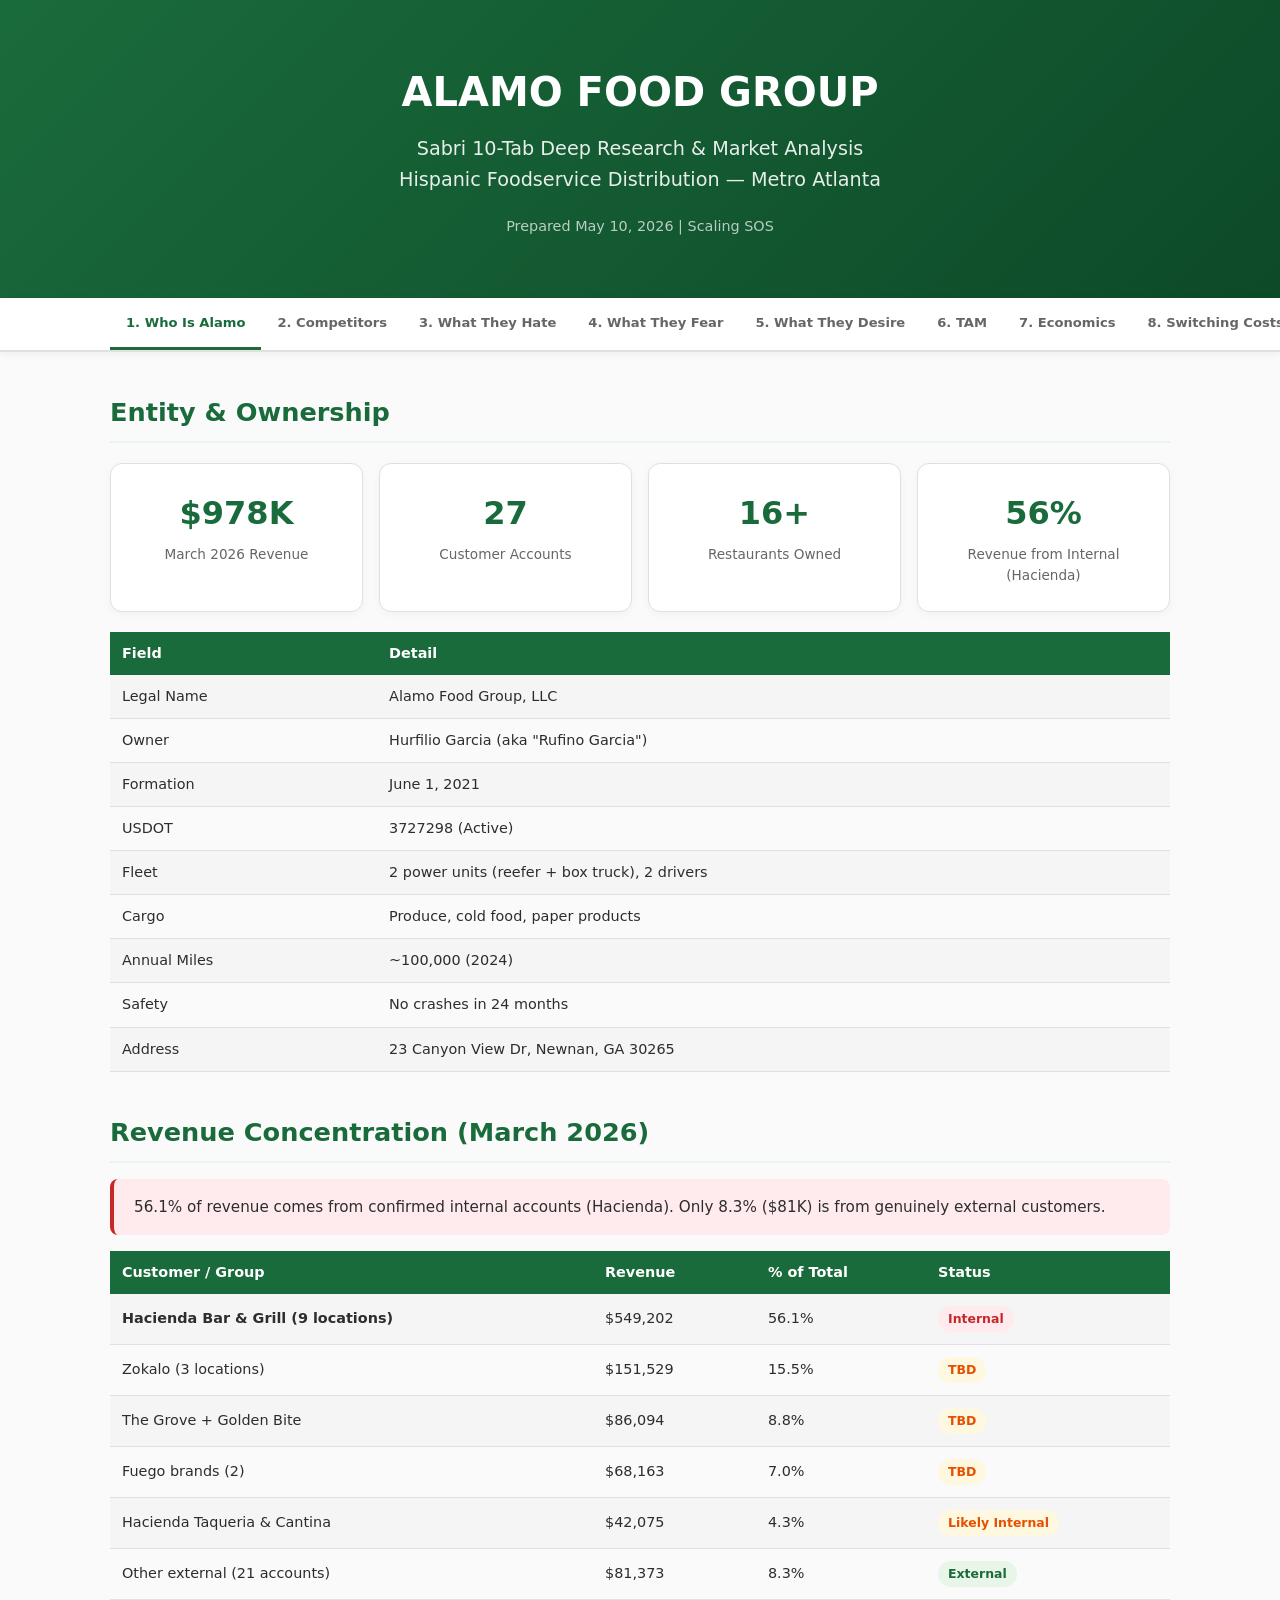
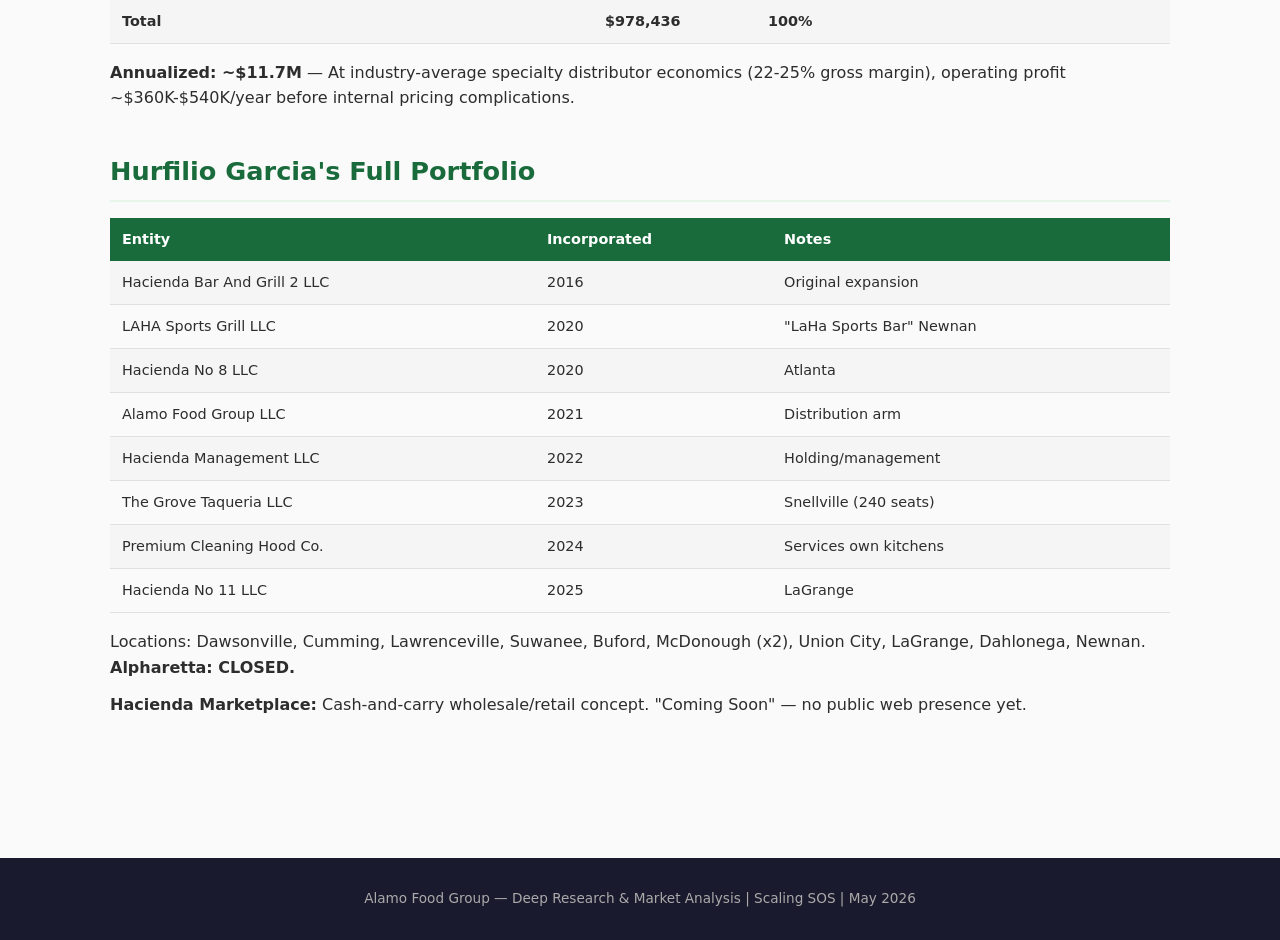
<file: research.html>
<!DOCTYPE html>
<html lang="en">
<head>
<meta charset="UTF-8">
<meta name="viewport" content="width=device-width, initial-scale=1.0">
<title>Alamo Food Group — Deep Research & Market Analysis</title>
<style>
  :root {
    --green: #1a6b3c;
    --green-light: #e8f5e9;
    --red: #c62828;
    --red-light: #ffebee;
    --gold: #f9a825;
    --gold-light: #fff8e1;
    --dark: #1a1a2e;
    --gray: #f5f5f5;
    --text: #2d2d2d;
    --border: #e0e0e0;
  }
  * { margin: 0; padding: 0; box-sizing: border-box; }
  body { font-family: 'Segoe UI', system-ui, -apple-system, sans-serif; color: var(--text); line-height: 1.6; background: #fafafa; }
  .hero { background: linear-gradient(135deg, var(--green) 0%, #0d4a28 100%); color: white; padding: 60px 20px; text-align: center; }
  .hero h1 { font-size: 2.5rem; margin-bottom: 10px; }
  .hero .subtitle { font-size: 1.2rem; opacity: 0.9; max-width: 700px; margin: 0 auto; }
  .hero .meta { margin-top: 20px; font-size: 0.9rem; opacity: 0.7; }
  .container { max-width: 1100px; margin: 0 auto; padding: 0 20px; }
  .nav-tabs { background: white; border-bottom: 2px solid var(--border); position: sticky; top: 0; z-index: 100; box-shadow: 0 2px 8px rgba(0,0,0,0.05); overflow-x: auto; white-space: nowrap; }
  .nav-tabs .container { display: flex; gap: 0; }
  .nav-tab { padding: 14px 16px; font-size: 0.82rem; font-weight: 600; color: #666; cursor: pointer; border-bottom: 3px solid transparent; transition: all 0.2s; flex-shrink: 0; }
  .nav-tab:hover { color: var(--green); }
  .nav-tab.active { color: var(--green); border-bottom-color: var(--green); }
  .tab-content { display: none; padding: 40px 0; }
  .tab-content.active { display: block; }
  section { margin-bottom: 40px; }
  h2 { font-size: 1.6rem; color: var(--green); margin-bottom: 16px; padding-bottom: 8px; border-bottom: 2px solid var(--green-light); }
  h3 { font-size: 1.15rem; color: var(--dark); margin: 20px 0 10px; }
  h4 { font-size: 1rem; color: #555; margin: 16px 0 8px; }
  p { margin-bottom: 12px; }
  table { width: 100%; border-collapse: collapse; margin: 16px 0; font-size: 0.9rem; }
  th { background: var(--green); color: white; padding: 10px 12px; text-align: left; font-weight: 600; }
  td { padding: 10px 12px; border-bottom: 1px solid var(--border); }
  tr:nth-child(even) { background: var(--gray); }
  tr:hover { background: var(--green-light); }
  .quote { background: var(--gray); border-left: 4px solid var(--red); padding: 16px 20px; margin: 16px 0; border-radius: 0 8px 8px 0; font-style: italic; }
  .quote .source { display: block; margin-top: 8px; font-style: normal; font-size: 0.85rem; color: #888; }
  .stat-grid { display: grid; grid-template-columns: repeat(auto-fit, minmax(220px, 1fr)); gap: 16px; margin: 20px 0; }
  .stat-card { background: white; border: 1px solid var(--border); border-radius: 12px; padding: 24px; text-align: center; box-shadow: 0 2px 8px rgba(0,0,0,0.04); }
  .stat-card .number { font-size: 2rem; font-weight: 800; color: var(--green); }
  .stat-card .label { font-size: 0.85rem; color: #666; margin-top: 4px; }
  .alert { padding: 16px 20px; border-radius: 8px; margin: 16px 0; font-size: 0.95rem; }
  .alert-red { background: var(--red-light); border-left: 4px solid var(--red); }
  .alert-green { background: var(--green-light); border-left: 4px solid var(--green); }
  .alert-gold { background: var(--gold-light); border-left: 4px solid var(--gold); }
  .tag { display: inline-block; padding: 3px 10px; border-radius: 20px; font-size: 0.78rem; font-weight: 600; margin: 2px 4px 2px 0; }
  .tag-red { background: var(--red-light); color: var(--red); }
  .tag-green { background: var(--green-light); color: var(--green); }
  .tag-gold { background: var(--gold-light); color: #e65100; }
  ul { margin: 8px 0 16px 24px; }
  li { margin-bottom: 6px; }
  .two-col { display: grid; grid-template-columns: 1fr 1fr; gap: 24px; }
  @media (max-width: 768px) { .two-col { grid-template-columns: 1fr; } .hero h1 { font-size: 1.8rem; } .nav-tab { padding: 10px 12px; font-size: 0.75rem; } }
  .headline-bank { background: white; border: 2px solid var(--green); border-radius: 12px; padding: 24px; margin: 16px 0; }
  .headline-bank h4 { color: var(--green); margin-top: 0; }
  .headline-bank li { font-weight: 600; color: var(--dark); }
  .competitor-card { background: white; border: 1px solid var(--border); border-radius: 12px; padding: 20px; margin: 12px 0; }
  .competitor-card h4 { margin-top: 0; }
  .footer { background: var(--dark); color: #aaa; text-align: center; padding: 30px 20px; font-size: 0.85rem; margin-top: 60px; }
</style>
</head>
<body>

<div class="hero">
  <h1>ALAMO FOOD GROUP</h1>
  <div class="subtitle">Sabri 10-Tab Deep Research & Market Analysis<br>Hispanic Foodservice Distribution — Metro Atlanta</div>
  <div class="meta">Prepared May 10, 2026 | Scaling SOS</div>
</div>

<div class="nav-tabs">
  <div class="container">
    <div class="nav-tab active" onclick="showTab(0)">1. Who Is Alamo</div>
    <div class="nav-tab" onclick="showTab(1)">2. Competitors</div>
    <div class="nav-tab" onclick="showTab(2)">3. What They Hate</div>
    <div class="nav-tab" onclick="showTab(3)">4. What They Fear</div>
    <div class="nav-tab" onclick="showTab(4)">5. What They Desire</div>
    <div class="nav-tab" onclick="showTab(5)">6. TAM</div>
    <div class="nav-tab" onclick="showTab(6)">7. Economics</div>
    <div class="nav-tab" onclick="showTab(7)">8. Switching Costs</div>
    <div class="nav-tab" onclick="showTab(8)">9. Swipe File</div>
    <div class="nav-tab" onclick="showTab(9)">10. Messaging</div>
  </div>
</div>

<div class="container">

<!-- TAB 1: WHO IS ALAMO -->
<div class="tab-content active">
  <section>
    <h2>Entity & Ownership</h2>
    <div class="stat-grid">
      <div class="stat-card"><div class="number">$978K</div><div class="label">March 2026 Revenue</div></div>
      <div class="stat-card"><div class="number">27</div><div class="label">Customer Accounts</div></div>
      <div class="stat-card"><div class="number">16+</div><div class="label">Restaurants Owned</div></div>
      <div class="stat-card"><div class="number">56%</div><div class="label">Revenue from Internal (Hacienda)</div></div>
    </div>
    <table>
      <tr><th>Field</th><th>Detail</th></tr>
      <tr><td>Legal Name</td><td>Alamo Food Group, LLC</td></tr>
      <tr><td>Owner</td><td>Hurfilio Garcia (aka "Rufino Garcia")</td></tr>
      <tr><td>Formation</td><td>June 1, 2021</td></tr>
      <tr><td>USDOT</td><td>3727298 (Active)</td></tr>
      <tr><td>Fleet</td><td>2 power units (reefer + box truck), 2 drivers</td></tr>
      <tr><td>Cargo</td><td>Produce, cold food, paper products</td></tr>
      <tr><td>Annual Miles</td><td>~100,000 (2024)</td></tr>
      <tr><td>Safety</td><td>No crashes in 24 months</td></tr>
      <tr><td>Address</td><td>23 Canyon View Dr, Newnan, GA 30265</td></tr>
    </table>
  </section>

  <section>
    <h2>Revenue Concentration (March 2026)</h2>
    <div class="alert alert-red">56.1% of revenue comes from confirmed internal accounts (Hacienda). Only 8.3% ($81K) is from genuinely external customers.</div>
    <table>
      <tr><th>Customer / Group</th><th>Revenue</th><th>% of Total</th><th>Status</th></tr>
      <tr><td><strong>Hacienda Bar & Grill (9 locations)</strong></td><td>$549,202</td><td>56.1%</td><td><span class="tag tag-red">Internal</span></td></tr>
      <tr><td>Zokalo (3 locations)</td><td>$151,529</td><td>15.5%</td><td><span class="tag tag-gold">TBD</span></td></tr>
      <tr><td>The Grove + Golden Bite</td><td>$86,094</td><td>8.8%</td><td><span class="tag tag-gold">TBD</span></td></tr>
      <tr><td>Fuego brands (2)</td><td>$68,163</td><td>7.0%</td><td><span class="tag tag-gold">TBD</span></td></tr>
      <tr><td>Hacienda Taqueria & Cantina</td><td>$42,075</td><td>4.3%</td><td><span class="tag tag-gold">Likely Internal</span></td></tr>
      <tr><td>Other external (21 accounts)</td><td>$81,373</td><td>8.3%</td><td><span class="tag tag-green">External</span></td></tr>
      <tr><td><strong>Total</strong></td><td><strong>$978,436</strong></td><td><strong>100%</strong></td><td></td></tr>
    </table>
    <p><strong>Annualized: ~$11.7M</strong> — At industry-average specialty distributor economics (22-25% gross margin), operating profit ~$360K-$540K/year before internal pricing complications.</p>
  </section>

  <section>
    <h2>Hurfilio Garcia's Full Portfolio</h2>
    <table>
      <tr><th>Entity</th><th>Incorporated</th><th>Notes</th></tr>
      <tr><td>Hacienda Bar And Grill 2 LLC</td><td>2016</td><td>Original expansion</td></tr>
      <tr><td>LAHA Sports Grill LLC</td><td>2020</td><td>"LaHa Sports Bar" Newnan</td></tr>
      <tr><td>Hacienda No 8 LLC</td><td>2020</td><td>Atlanta</td></tr>
      <tr><td>Alamo Food Group LLC</td><td>2021</td><td>Distribution arm</td></tr>
      <tr><td>Hacienda Management LLC</td><td>2022</td><td>Holding/management</td></tr>
      <tr><td>The Grove Taqueria LLC</td><td>2023</td><td>Snellville (240 seats)</td></tr>
      <tr><td>Premium Cleaning Hood Co.</td><td>2024</td><td>Services own kitchens</td></tr>
      <tr><td>Hacienda No 11 LLC</td><td>2025</td><td>LaGrange</td></tr>
    </table>
    <p>Locations: Dawsonville, Cumming, Lawrenceville, Suwanee, Buford, McDonough (x2), Union City, LaGrange, Dahlonega, Newnan. <strong>Alpharetta: CLOSED.</strong></p>
    <p><strong>Hacienda Marketplace:</strong> Cash-and-carry wholesale/retail concept. "Coming Soon" — no public web presence yet.</p>
  </section>
</div>

<!-- TAB 2: COMPETITORS -->
<div class="tab-content">
  <section>
    <h2>Atlanta Hispanic Foodservice Distribution Landscape</h2>
    <table>
      <tr><th>Company</th><th>HQ</th><th>Founded</th><th>Est. Revenue</th><th>Employees</th><th>Focus</th></tr>
      <tr><td><strong>Diaz Foods</strong></td><td>Atlanta</td><td>1969</td><td>$71-296M</td><td>200-400</td><td>Broadline Hispanic (28 states)</td></tr>
      <tr><td><strong>Souto Foods</strong></td><td>Lawrenceville</td><td>2010</td><td>~$12.4M+</td><td>40+ (110 planned)</td><td>Hispanic retail + consulting</td></tr>
      <tr><td><strong>Gordo's</strong></td><td>Atlanta</td><td>~1980s</td><td>Small</td><td>Unknown</td><td>Tex-Mex cheese/dairy</td></tr>
      <tr><td><strong>Multimex</strong></td><td>Forest Park</td><td>2019</td><td>Micro</td><td>&lt;10</td><td>Wholesale Hispanic groceries</td></tr>
      <tr><td>Sysco</td><td>Houston</td><td>1969</td><td>$78B+</td><td>76,000+</td><td>Broadline #1</td></tr>
      <tr><td>US Foods</td><td>Rosemont</td><td>1993</td><td>$37B+</td><td>30,000+</td><td>Broadline #2</td></tr>
      <tr><td>Restaurant Depot</td><td>NY</td><td>1990</td><td>$16B</td><td>--</td><td>Cash-and-carry (166 stores)</td></tr>
    </table>
  </section>

  <section>
    <div class="competitor-card">
      <h4>Diaz Foods — The Local Giant <span class="tag tag-red">Primary Threat</span></h4>
      <ul>
        <li>170,000 sq ft facility, Fulton Industrial Blvd</li>
        <li>6,000+ SKUs, 80+ truck fleet, 6,000+ customers across 28 states</li>
        <li>Private label: La Cena Fine Foods</li>
        <li>$16M sale-leaseback deal (optimizing capital)</li>
      </ul>
      <div class="alert alert-green"><strong>VULNERABILITY:</strong> Glassdoor 1.9/5 stars — "very unorganized and unsafe," employees expected to work 15-18 hours. BBB review cited "unsanitary handling" and "food storage issues." Poor internal ops likely = poor customer service.</div>
    </div>

    <div class="competitor-card">
      <h4>Souto Foods — The Aggressive Upstart <span class="tag tag-gold">Watch Closely</span></h4>
      <ul>
        <li><strong>$28M investment</strong> in 200,000 sq ft Gwinnett County facility</li>
        <li>70 new jobs, ribbon-cutting August 2025</li>
        <li>Consultative: category management, market insights, staff training</li>
        <li>Distribution centers: GA + Charlotte, NC</li>
      </ul>
      <div class="alert alert-red"><strong>THREAT:</strong> Directly targeting Alamo's TAM with bigger capital and consultative positioning. Gwinnett County = highest Hispanic concentration in GA.</div>
    </div>

    <div class="competitor-card">
      <h4>Sysco x Restaurant Depot ($29.1B Acquisition) <span class="tag tag-red">Market Disruption</span></h4>
      <ul>
        <li>Announced March 30, 2026 — pending FTC review, expected close Q1-Q2 2027</li>
        <li>FTC opposition forming: 700+ signatures in first day of IRC petition</li>
        <li>125+ new stores planned over 20 years</li>
        <li>$250M annual cost synergies target</li>
      </ul>
      <div class="alert alert-green"><strong>OPPORTUNITY:</strong> Fear of consolidation is driving restaurant owners to seek alternatives NOW. "People are rattled." — IRC</div>
    </div>
  </section>
</div>

<!-- TAB 3: WHAT THEY HATE -->
<div class="tab-content">
  <section>
    <h2>Pain Points — Exact Voice of Customer</h2>

    <h3>#1: "I'm Just a Number to Them" <span class="tag tag-red">UNIVERSAL</span></h3>
    <div class="quote">"I understand that they have a lot of other deliveries and that I tend to be small fish compared to most of their accounts and they don't give a shit, that my place isn't a priority. That's the f---ing problem!! They don't give a shit since once they've got you, they've got you."<span class="source">— Restaurant owner, CulinaryAnarchy.com</span></div>
    <div class="quote">"Smaller restaurants have almost no negotiating power with Sysco, and if you are in a rural area where there aren't any other distributors, then restaurants really don't have many options at all."<span class="source">— Delivisor aggregated reviews</span></div>

    <h3>#2: Delivery Nightmares <span class="tag tag-red">EXTREMELY HIGH</span></h3>
    <div class="quote">"We almost never get an order that has everything that we ordered in it."<span class="source">— Restaurant owner, PissedConsumer (Sysco)</span></div>
    <div class="quote">"They might have refrigerated trucks but that doesn't do anything when they leave your products sitting outside your back door."<span class="source">— CulinaryAnarchy.com</span></div>
    <div class="quote">"From mislabeled products to delayed, half-fulfilled and canceled deliveries, valley restaurants are selling out of products and wasting money paying employees to work when the food they're paid to prepare hasn't arrived."<span class="source">— Jackson Hole news report</span></div>

    <h3>#3: Hidden Fees & Price Gouging <span class="tag tag-red">VERY HIGH</span></h3>
    <div class="quote">"If the salmon I agreed to buy at $4.99 a pound a month ago is now showing up on my invoice at $6 a pound, I've just upped my plate cost by 75 cents."<span class="source">— RestaurantBusinessOnline</span></div>
    <p>FoodServiceIQ exposes <strong>15-30% distributor markups</strong> and opaque contracts. Sysco paper products priced "double or triple" vs competitors.</p>

    <h3>#4: Reps Who Don't Care <span class="tag tag-red">HIGH</span></h3>
    <div class="quote">"They are not looking out for your best interests at all, they're looking at what it's going to take to get that new black Mercedes."<span class="source">— CulinaryAnarchy.com (about Sysco reps)</span></div>

    <h3>#5: Substitutions Without Warning <span class="tag tag-red">HIGH</span></h3>
    <div class="quote">"Regularly ordered products like chicken thighs or specific cheese brands are often unavailable, disrupting menu planning and food preparation."<span class="source">— Delivisor aggregated reviews</span></div>
    <p>A Vermont restaurant owner had to <em>"drive to a Whole Foods 3.5 hours away in Boston and pay twice the wholesale cost"</em> after Sysco halted an order last-minute.</p>

    <h3>#6: Contract Lock-in & Minimums <span class="tag tag-gold">HIGH for small operators</span></h3>
    <p>Sysco: <strong>$500 order minimum</strong>. Order minimums have risen to the point that most operators have narrowed their supplier base to 1-2 just to meet them.</p>
  </section>
</div>

<!-- TAB 4: WHAT THEY FEAR -->
<div class="tab-content">
  <section>
    <h2>Deepest Fears — What Keeps Them Up at Night</h2>

    <h3>Fear #1: Consolidation / Losing Their Last Option</h3>
    <div class="quote">"How is Sysco allowed to buy Restaurant Depot? It completely forces small restaurants to only deal with Sysco."<span class="source">— Chef @chefmarcmarrone, Threads</span></div>
    <div class="quote">"The system really only works when you have competition. When you lose that competition, prices will go up."<span class="source">— IRC Executive Director Erika Polmar</span></div>
    <div class="quote">"It would suck if it started to feel like a utility. Like, I can't tell Xcel Energy, 'Screw you, I'm going with somebody else,' because I literally can't."<span class="source">— Brendan Denne, restaurant co-owner</span></div>
    <div class="quote">"When I first became a chef and took over ordering, I think I was ordering from 10 or 15 different purveyors. Now, it's like, four."<span class="source">— Chef on supplier consolidation</span></div>

    <h3>Fear #2: Margin Erosion & Closure</h3>
    <div class="stat-grid">
      <div class="stat-card"><div class="number">5%</div><div class="label">Typical Restaurant Net Profit</div></div>
      <div class="stat-card"><div class="number">13,265</div><div class="label">Indie Closures H1 2024</div></div>
      <div class="stat-card"><div class="number">-2.3%</div><div class="label">Indie Sector Shrinkage 2025</div></div>
      <div class="stat-card"><div class="number">91%</div><div class="label">Raised Menu Prices in 2024</div></div>
    </div>

    <h3>Fear #3: Rising Food Costs They Can't Control</h3>
    <div class="quote">"It's literally everything. Beans are up, rice are up."<span class="source">— Ricardo Lopez, La Vaca Birria owner</span></div>
    <div class="alert alert-red"><strong>81% of Mexican restaurant owners</strong> said food costs are up. Meat, chicken and cheese led increases. Paper products described as "crazy expensive." Tripas jumped from $0.69/lb to $2.29/lb.</div>
  </section>
</div>

<!-- TAB 5: WHAT THEY DESIRE -->
<div class="tab-content">
  <section>
    <h2>What They Wish Existed</h2>

    <h3>1. A Distributor Who Actually Knows Them</h3>
    <div class="quote">"The top reasons operators change [distributors] are communication and people. You have to have a comfort level with the people, and there have to be strong, open channels of communication."<span class="source">— US Foodservice VP</span></div>
    <p>Personnel changes at the distributor often trigger operators to leave — the human relationship IS the retention mechanism.</p>

    <h3>2. Flexible, No Contracts, No Minimums</h3>
    <p>What owners love about Restaurant Depot: <em>"A small restaurant owner can walk in and pay wholesale with no contract, no sales rep, and no delivery minimum."</em></p>

    <h3>3. Transparent, Honest Pricing</h3>
    <p>Owners want to understand all fees, incentives, rebates, and administrative charges. The fact that advice like "every invoice should be checked against your contracts" exists shows how opaque the industry is.</p>

    <h3>4. Authentic Hispanic/Mexican Products Under One Roof</h3>
    <p>One-stop shop for specialty chili peppers, cheeses, quality proteins, fresh produce, tortillas, spices. Distributors who <strong>understand authentic Mexican cuisine</strong> vs. generic "Tex-Mex" substitutes.</p>
    <p><strong>40% of Hispanics say bilingual communications are important to them.</strong></p>

    <h3>5. Reliability Above All</h3>
    <div class="alert alert-green"><strong>"Not getting what you want, when or how you want it and/or at the agreed-upon price"</strong> is the #1 trigger for switching distributors. — RestaurantBusinessOnline</div>
  </section>
</div>

<!-- TAB 6: TAM -->
<div class="tab-content">
  <section>
    <h2>Total Addressable Market — Atlanta Metro</h2>

    <div class="stat-grid">
      <div class="stat-card"><div class="number">1,441+</div><div class="label">Mexican Restaurants in Atlanta Metro</div></div>
      <div class="stat-card"><div class="number">807</div><div class="label">Independent (56%)</div></div>
      <div class="stat-card"><div class="number">~900K+</div><div class="label">Hispanic Population (2025 est.)</div></div>
      <div class="stat-card"><div class="number">32%</div><div class="label">Hispanic Pop. Growth 2010-2020</div></div>
    </div>

    <h3>Hispanic Population by County</h3>
    <table>
      <tr><th>Geography</th><th>Hispanic Pop.</th><th>% of Total</th></tr>
      <tr><td><strong>Gwinnett County</strong></td><td>220,460</td><td>23.04%</td></tr>
      <tr><td>Cobb County</td><td>111,240</td><td>14.52%</td></tr>
      <tr><td>DeKalb County</td><td>81,471</td><td>10.66%</td></tr>
      <tr><td>Hall County</td><td>57,010</td><td>28.06%</td></tr>
      <tr><td>Coweta County</td><td>11,053</td><td>7.56%</td></tr>
    </table>

    <h3>Densest Hispanic Cities</h3>
    <table>
      <tr><th>City</th><th>% Hispanic</th><th>Tier</th></tr>
      <tr><td>Doraville</td><td>55.98%</td><td><span class="tag tag-green">Tier 1</span></td></tr>
      <tr><td>Norcross</td><td>46.10%</td><td><span class="tag tag-green">Tier 1</span></td></tr>
      <tr><td>Chamblee</td><td>43.50%</td><td><span class="tag tag-green">Tier 1</span></td></tr>
      <tr><td>Gainesville</td><td>37.00%</td><td><span class="tag tag-green">Tier 1</span></td></tr>
      <tr><td>Lawrenceville</td><td>27.90%</td><td><span class="tag tag-gold">Tier 2</span></td></tr>
      <tr><td>Canton</td><td>24.50%</td><td><span class="tag tag-gold">Tier 2</span></td></tr>
      <tr><td>Marietta</td><td>20.50%</td><td><span class="tag tag-gold">Tier 2</span></td></tr>
      <tr><td>Newnan</td><td>10.60%</td><td>Tier 3 (Home base)</td></tr>
    </table>

    <h3>Revenue Opportunity</h3>
    <table>
      <tr><th>Segment</th><th>Est. Count</th><th>Avg Monthly Spend</th><th>Annual Potential</th></tr>
      <tr><td>Hispanic restaurants (full-service)</td><td>1,000-1,500</td><td>$6,000-12,000</td><td>$72M-$216M</td></tr>
      <tr><td>Hispanic restaurants (QSR)</td><td>500-1,000</td><td>$3,200-6,000</td><td>$19M-$72M</td></tr>
      <tr><td>Hispanic food trucks</td><td>100-250</td><td>$1,600-3,200</td><td>$2M-$10M</td></tr>
      <tr><td>Hispanic grocery/tiendas</td><td>200-400</td><td>$4,000-12,000</td><td>$10M-$58M</td></tr>
      <tr><td>Churches/community orgs</td><td>50-100</td><td>$800-2,000</td><td>$0.5M-$2.4M</td></tr>
      <tr><td><strong>TOTAL TAM</strong></td><td><strong>1,850-3,250</strong></td><td></td><td><strong>$104M-$358M/yr</strong></td></tr>
    </table>
    <div class="alert alert-green"><strong>Realistic SAM</strong> (core tri-county area, accessible accounts): <strong>$50M-$150M annually</strong></div>
  </section>
</div>

<!-- TAB 7: ECONOMICS -->
<div class="tab-content">
  <section>
    <h2>Industry Economics & Margin Reality</h2>

    <h3>Distributor Margins</h3>
    <table>
      <tr><th>Type</th><th>Gross Margin</th><th>EBITDA Margin</th></tr>
      <tr><td>Broadline (Sysco, US Foods)</td><td>15-18%</td><td>~5%</td></tr>
      <tr><td><strong>Specialty Hispanic</strong></td><td><strong>20-30%</strong></td><td><strong>6-10%</strong></td></tr>
      <tr><td>Cash-and-carry (Restaurant Depot)</td><td>~15%</td><td>~13%</td></tr>
      <tr><td>Private label</td><td>40-50%</td><td>--</td></tr>
      <tr><td>Direct import</td><td>30-40% combined</td><td>--</td></tr>
    </table>

    <h3>Restaurant Economics (The Customer's Reality)</h3>
    <div class="stat-grid">
      <div class="stat-card"><div class="number">28-32%</div><div class="label">Food Cost Target</div></div>
      <div class="stat-card"><div class="number">$15-17K</div><div class="label">Monthly Food Buy ($50K revenue restaurant)</div></div>
      <div class="stat-card"><div class="number">3-5%</div><div class="label">Net Profit Margin</div></div>
      <div class="stat-card"><div class="number">66%</div><div class="label">Food + Labor (of every dollar)</div></div>
    </div>

    <h3>National Hispanic Food Market</h3>
    <div class="stat-grid">
      <div class="stat-card"><div class="number">$38.7B</div><div class="label">Market Size (2025)</div></div>
      <div class="stat-card"><div class="number">$69.3B</div><div class="label">Projected 2035</div></div>
      <div class="stat-card"><div class="number">80,000+</div><div class="label">Mexican Restaurants in US</div></div>
      <div class="stat-card"><div class="number">6.01%</div><div class="label">CAGR</div></div>
    </div>

    <h3>Higher-Margin Layers Above Distribution</h3>
    <table>
      <tr><th>Layer</th><th>Gross Margin</th><th>Notes</th></tr>
      <tr><td>Cash & carry retail</td><td>15-22%</td><td>Eliminates AR float, cash at register</td></tr>
      <tr><td><strong>Private label</strong></td><td><strong>40-50%</strong></td><td>Branded SKUs Alamo controls</td></tr>
      <tr><td><strong>Direct import</strong></td><td><strong>30-40%</strong></td><td>Capture importer + distributor margin</td></tr>
      <tr><td>Value-added services</td><td>Much higher</td><td>Menu consulting, kitchen design</td></tr>
    </table>
    <div class="alert alert-gold"><strong>Strategic question:</strong> If distribution is structurally thin-margin, the most valuable play for Alamo might be "how do we use the distribution business to enable higher-margin businesses?"</div>
  </section>
</div>

<!-- TAB 8: SWITCHING COSTS -->
<div class="tab-content">
  <section>
    <h2>Why Restaurants Don't Switch Suppliers</h2>
    <table>
      <tr><th>Friction</th><th>What It Actually Means</th></tr>
      <tr><td><strong>Credit relationship</strong></td><td>Switching = starting at COD or prepay. For thin-cash restaurants, this alone kills the conversation.</td></tr>
      <tr><td><strong>Rebates & volume incentives</strong></td><td>Quarterly rebates on volume tiers. Switching mid-quarter loses rebate progress.</td></tr>
      <tr><td><strong>SKU specification matching</strong></td><td>Chef's recipes built around specific brands — not "queso fresco" but a specific brand with specific moisture content.</td></tr>
      <tr><td><strong>Existing inventory commitments</strong></td><td>Consigned inventory, weekly standing orders, short-dated promo deals.</td></tr>
      <tr><td><strong>Relationship capital</strong></td><td>The current rep has been to the owner's daughter's quinceañera. The dispatcher answers texts at 9pm.</td></tr>
      <tr><td><strong>Operational risk</strong></td><td>First 60 days = highest risk of shorts and substitutions. A miss on Friday night is catastrophic.</td></tr>
      <tr><td><strong>Switching labor</strong></td><td>Set up new vendor in POS, accounting, receiving SOP. Owner-operators don't have the hours.</td></tr>
    </table>

    <div class="alert alert-red"><strong>The counter-offer dynamic:</strong> Diaz, Gordo's, Multimex all have account managers compensated on retention. The moment a restaurant signals weakening, the incumbent counters with: price cut on top SKUs, deferred AR payments, personal visit from senior person, bundled deal locking in 12 more months.</div>

    <h3>Industry Churn Data</h3>
    <ul>
      <li><strong>20-30% annual churn</strong> in foodservice distribution sales volume (Zilliant)</li>
      <li>Churn is often "silent" — customers gradually shift orders without formally canceling</li>
      <li>Independents evaluate suppliers every <strong>12-24 months</strong></li>
      <li>Many maintain <strong>2-3 supplier relationships</strong> simultaneously to hedge risk</li>
    </ul>
  </section>
</div>

<!-- TAB 9: SWIPE FILE -->
<div class="tab-content">
  <section>
    <h2>Competitor Messaging Swipe File</h2>

    <div class="competitor-card">
      <h4>Diaz Foods</h4>
      <p><strong>Claim:</strong> "Serving the needs of the Hispanic culinary market since 1969"</p>
      <p><strong>Positioning:</strong> Legacy, scale, nationwide reach, BRC certification</p>
      <p><strong>Gap:</strong> No emotional/personal messaging. Purely institutional. Vulnerable on "we're too big to care."</p>
    </div>

    <div class="competitor-card">
      <h4>Souto Foods</h4>
      <p><strong>Claim:</strong> "Complete Hispanic retail solution"</p>
      <p><strong>Positioning:</strong> Consultative — category management, market insights, training</p>
      <p><strong>Gap:</strong> Retail-focused, not pure foodservice. New — no deep trust yet.</p>
    </div>

    <div class="competitor-card">
      <h4>Sysco</h4>
      <p><strong>Claim:</strong> "At the heart of food and service"</p>
      <p><strong>Positioning:</strong> Scale, reliability, technology, national reach</p>
      <p><strong>Gap:</strong> They're the villain in every restaurant owner's story. Everything in Tab 3.</p>
    </div>

    <div class="competitor-card">
      <h4>Restaurant Depot</h4>
      <p><strong>Claim:</strong> "Where restaurants shop"</p>
      <p><strong>Positioning:</strong> No-contract, wholesale pricing, self-service</p>
      <p><strong>Gap:</strong> No delivery, long lines, rude staff, empty shelves, being acquired by Sysco.</p>
    </div>

    <h3>What NO Competitor Is Saying</h3>
    <div class="alert alert-green">
      <ul>
        <li>Nobody is speaking Spanish in their marketing to restaurant owners</li>
        <li>Nobody is leading with "we're restaurant owners too"</li>
        <li>Nobody is addressing the Sysco-Restaurant Depot fear directly</li>
        <li>Nobody is offering order-by-text in Spanish</li>
        <li>Nobody is showing the owner's face and story</li>
      </ul>
    </div>
  </section>
</div>

<!-- TAB 10: MESSAGING -->
<div class="tab-content">
  <section>
    <h2>Messaging Frameworks</h2>

    <div class="alert alert-gold"><strong>THE BULLSEYE:</strong> "You're invisible to your distributor — until you leave."<br><br>Every pain maps to this: ignored because you're small, generic substitutions because they don't know your menu, hidden fees because they don't respect you enough to be transparent. Alamo's counter: <strong>"We see you. We know your menu. We answer the phone."</strong></div>

    <h3>The Killer Differentiator (Nobody Else Can Say This)</h3>
    <div class="alert alert-green" style="font-size: 1.1rem; font-weight: 600;">
      "We don't just supply restaurants. We OWN restaurants. 16 of them. We know exactly what it takes to keep your kitchen running — because we run ours the same way."
    </div>

    <h3>Top 8 Emotional Triggers</h3>
    <table>
      <tr><th>#</th><th>Pain Point</th><th>Counter-Message</th></tr>
      <tr><td>1</td><td>"They don't care about small accounts"</td><td>"At Alamo, you're never small fish. You're family."</td></tr>
      <tr><td>2</td><td>"Wrong order / missing items / late"</td><td>"Your order. Complete. On time. Every time."</td></tr>
      <tr><td>3</td><td>"Hidden fees on the invoice"</td><td>"No hidden fees. No surprises. Just honest pricing, como debe ser."</td></tr>
      <tr><td>4</td><td>"My rep never picks up"</td><td>"Your Alamo rep picks up the phone. Every time. En espanol o en ingles."</td></tr>
      <tr><td>5</td><td>"They substitute without telling me"</td><td>"We carry the brands your abuela would recognize."</td></tr>
      <tr><td>6</td><td>"Sysco is buying everything"</td><td>"Sysco just bought Restaurant Depot. We're still here. Still independent. Still yours."</td></tr>
      <tr><td>7</td><td>"Food costs are killing me"</td><td>"81% of Mexican restaurant owners say costs are up. We're fighting to keep yours down."</td></tr>
      <tr><td>8</td><td>"I'm locked into a contract"</td><td>"No contracts. No minimums. Just call us when you need us."</td></tr>
    </table>

    <div class="headline-bank">
      <h4>Against Sysco / US Foods</h4>
      <ul>
        <li>"Tired of being just another account number?"</li>
        <li>"No more $500 minimums"</li>
        <li>"We answer the phone"</li>
        <li>"Your invoice should never be a surprise"</li>
        <li>"We deliver what you ordered. Every time."</li>
      </ul>
    </div>

    <div class="headline-bank">
      <h4>Against Restaurant Depot</h4>
      <ul>
        <li>"We deliver to your door — no more 7 AM lines"</li>
        <li>"Never out of stock on what you need"</li>
        <li>"No membership paperwork required"</li>
      </ul>
    </div>

    <div class="headline-bank">
      <h4>Against Diaz Foods</h4>
      <ul>
        <li>"Organized. On time. Every delivery."</li>
        <li>"Our drivers treat your product like it matters"</li>
        <li>"Family business that runs like a real business"</li>
      </ul>
    </div>

    <div class="headline-bank">
      <h4>Hispanic / Cultural Angle</h4>
      <ul>
        <li>"We speak your language — in Spanish AND in food"</li>
        <li>"Authentic ingredients, not Sysco substitutes"</li>
        <li>"Built by restauranteros, for restauranteros"</li>
        <li>"From chiles to cheeses — everything your kitchen needs, one truck"</li>
        <li>"De familia a familia"</li>
      </ul>
    </div>

    <div class="headline-bank">
      <h4>Fear-Based (Urgency)</h4>
      <ul>
        <li>"Sysco just bought Restaurant Depot. Your backup plan is disappearing."</li>
        <li>"5% margins don't survive late deliveries."</li>
        <li>"13,265 independent restaurants closed last year. Don't let a bad distributor make you next."</li>
      </ul>
    </div>

    <h3>Sell Against the Alternatives (Sabri Framework)</h3>
    <div class="quote" style="border-left-color: var(--green); font-style: normal;">
      "You've tried Sysco — they treat you like a number. You've tried Restaurant Depot — but the lines, the empty shelves, and now Sysco's buying them too. You've tried Diaz — but they've gotten so big they can't keep their own warehouse organized. What if there was a distributor who actually understands your kitchen — because they run 16 kitchens of their own?"
    </div>
  </section>
</div>

</div><!-- end container -->

<div class="footer">
  Alamo Food Group — Deep Research & Market Analysis | Scaling SOS | May 2026
</div>

<script>
function showTab(index) {
  document.querySelectorAll('.tab-content').forEach((t, i) => {
    t.classList.toggle('active', i === index);
  });
  document.querySelectorAll('.nav-tab').forEach((t, i) => {
    t.classList.toggle('active', i === index);
  });
}
</script>

</body>
</html>
</file>
<file: assets/style.css>
/* ============================================
   1. RESET & VARIABLES
   ============================================ */
:root {
  --green: #1B6B2E; --green-dark: #0E4A1C; --green-deep: #0A3514;
  --green-light: #EBF5EE; --green-muted: #2D8B47;
  --red: #B71C1C; --red-dark: #7F1414; --red-light: #FDECEC;
  --gold: #C9951A; --gold-light: #FDF6E3;
  --white: #FFFFFF; --black: #111111; --ink: #2A2A2A;
  --gray-50: #FAFAFA; --gray-100: #F3F3F0; --gray-200: #E5E5E0;
  --gray-300: #CCCCCC; --gray-400: #999999; --gray-500: #6B6B6B; --gray-600: #4A4A4A;
  --sidebar-bg: #0B1120; --sidebar-w: 240px;
  --shadow-xs: 0 1px 2px rgba(0,0,0,0.05);
  --shadow-sm: 0 1px 3px rgba(0,0,0,0.08);
  --shadow-md: 0 4px 12px rgba(0,0,0,0.08);
  --shadow-lg: 0 8px 24px rgba(0,0,0,0.1);
  --shadow-xl: 0 16px 48px rgba(0,0,0,0.12);
  --radius-sm: 6px; --radius-md: 10px; --radius-lg: 16px;
  --ease: 0.25s cubic-bezier(0.4, 0, 0.2, 1);
}
*, *::before, *::after { margin: 0; padding: 0; box-sizing: border-box; }
html { scroll-behavior: smooth; -webkit-text-size-adjust: 100%; }
body { font-family: 'Inter', system-ui, sans-serif; color: var(--ink); line-height: 1.6; background: var(--white); overflow-x: hidden; font-size: 15px; -webkit-font-smoothing: antialiased; }
img { max-width: 100%; height: auto; display: block; }
svg { fill: none; stroke-linecap: round; stroke-linejoin: round; }
a { text-decoration: none; color: inherit; }
button { cursor: pointer; border: none; background: none; font-family: inherit; font-size: inherit; }
ul { list-style: none; }
input, select, textarea { font-family: inherit; }
.container { max-width: 1200px; margin: 0 auto; padding: 0 clamp(16px, 4vw, 32px); }
.section { padding: clamp(60px, 8vw, 100px) 0; }
.section-alt { background: var(--gray-50); }
.section-dark { background: var(--green-deep); color: var(--white); }
.section-dark h2, .section-dark h3, .section-dark h4 { color: var(--white); }

/* ============================================
   2. TYPOGRAPHY
   ============================================ */
h1, h2, h3, h4 { font-family: 'Inter', system-ui, sans-serif; line-height: 1.25; color: var(--black); font-weight: 700; }
h1 { font-size: clamp(2rem, 4.5vw, 3.2rem); letter-spacing: -0.02em; }
h2 { font-size: clamp(1.6rem, 3vw, 2.4rem); letter-spacing: -0.015em; }
h3 { font-size: clamp(1.15rem, 2vw, 1.5rem); }
h4 { font-size: 1.05rem; }
.kicker { font-size: 0.72rem; font-weight: 700; letter-spacing: 0.14em; text-transform: uppercase; color: var(--green); margin-bottom: 8px; }
.kicker-gold { color: var(--gold); }
.section-header { text-align: center; max-width: 580px; margin: 0 auto clamp(32px, 5vw, 48px); }
.section-header p { color: var(--gray-500); margin-top: 10px; font-size: 0.95rem; }

/* ============================================
   3. BUTTONS (with assurance text)
   ============================================ */
.btn { display: inline-flex; align-items: center; justify-content: center; gap: 8px; padding: 12px 28px; border-radius: var(--radius-sm); font-weight: 600; font-size: 0.88rem; transition: var(--ease); white-space: nowrap; min-height: 44px; }
.btn-primary { background: var(--green); color: var(--white); }
.btn-primary:hover { background: var(--green-dark); box-shadow: var(--shadow-md); }
.btn-red { background: var(--red); color: var(--white); }
.btn-red:hover { background: var(--red-dark); }
.btn-gold { background: var(--gold); color: var(--white); }
.btn-gold:hover { background: #b5860f; }
.btn-outline { border: 1.5px solid var(--green); color: var(--green); }
.btn-outline:hover { background: var(--green); color: var(--white); }
.btn-outline-white { border: 1.5px solid rgba(255,255,255,0.5); color: var(--white); }
.btn-outline-white:hover { background: var(--white); color: var(--green-dark); border-color: var(--white); }
.btn-ghost { color: var(--gray-500); }
.btn-ghost:hover { color: var(--green); }
.btn-sm { padding: 8px 18px; font-size: 0.82rem; }
.btn-lg { padding: 14px 36px; font-size: 0.92rem; }
.btn-block { width: 100%; }
.assurance { display: block; font-size: 0.72rem; color: var(--gray-400); margin-top: 8px; text-align: center; }
.assurance-light { color: rgba(255,255,255,0.45); }

/* ============================================
   4. HEADER / NAV
   ============================================ */
.header { position: fixed; top: 0; left: 0; right: 0; z-index: 100; }
.header-top { background: var(--green-deep); color: var(--white); font-size: 0.75rem; padding: 6px 0; }
.header-top .container { display: flex; justify-content: space-between; align-items: center; gap: 16px; }
.header-top a { color: rgba(255,255,255,0.8); transition: color 0.2s; }
.header-top a:hover { color: var(--white); }
.lang-toggle { display: flex; gap: 4px; }
.lang-toggle button { color: rgba(255,255,255,0.5); font-size: 0.75rem; font-weight: 700; padding: 2px 8px; border-radius: 4px; min-height: 44px; }
.lang-toggle button.active { color: var(--white); background: rgba(255,255,255,0.15); }
.nav-main { background: var(--white); border-bottom: 1px solid var(--gray-200); }
.nav-main .container { display: flex; align-items: center; justify-content: space-between; height: 64px; }
.logo { display: flex; align-items: center; gap: 10px; }
.logo-mark { width: 36px; height: 36px; background: var(--green); border-radius: 8px; display: flex; align-items: center; justify-content: center; color: var(--white); font-weight: 800; font-size: 0.95rem; }
.logo-text { font-weight: 800; font-size: 1.1rem; color: var(--green-dark); letter-spacing: -0.01em; }
.logo-text small { display: block; font-size: 0.62rem; font-weight: 500; letter-spacing: 0.08em; text-transform: uppercase; color: var(--gray-400); }
.nav-links { display: flex; align-items: center; gap: clamp(12px, 2vw, 28px); }
.nav-links a { font-size: 0.85rem; font-weight: 500; color: var(--gray-600); transition: color 0.2s; padding: 4px 0; }
.nav-links a:hover { color: var(--green); }
.nav-links a.active { color: var(--green); font-weight: 600; }
.nav-actions { display: flex; align-items: center; gap: 10px; }
.cart-btn { position: relative; width: 40px; height: 40px; display: flex; align-items: center; justify-content: center; border-radius: var(--radius-sm); background: var(--gray-100); transition: var(--ease); }
.cart-btn:hover { background: var(--gray-200); }
.cart-btn svg { width: 18px; height: 18px; stroke: var(--gray-600); }
.cart-btn .count { position: absolute; top: -3px; right: -3px; min-width: 17px; height: 17px; padding: 0 4px; background: var(--red); color: var(--white); font-size: 0.62rem; font-weight: 700; border-radius: 99px; display: none; align-items: center; justify-content: center; }
.hamburger { display: none; width: 44px; height: 44px; flex-direction: column; justify-content: center; align-items: center; gap: 5px; }
.hamburger span { display: block; width: 22px; height: 2px; background: var(--gray-600); border-radius: 1px; }
.mobile-menu { position: fixed; top: 0; right: -100%; width: min(320px, 85vw); height: 100vh; background: var(--white); z-index: 400; transition: right 0.35s ease; box-shadow: var(--shadow-xl); padding: 20px; }
.mobile-menu.open { right: 0; }
.mobile-menu .mm-close { text-align: right; margin-bottom: 20px; }
.mobile-menu a { display: block; padding: 12px 0; font-size: 0.95rem; font-weight: 500; border-bottom: 1px solid var(--gray-100); color: var(--gray-600); min-height: 44px; }

/* ============================================
   5. HERO (with count-up)
   ============================================ */
.hero { position: relative; background: var(--green-deep); padding: clamp(120px, 16vw, 180px) 0 clamp(60px, 10vw, 100px); overflow: hidden; }
.hero::after { content: ''; position: absolute; inset: 0; background: linear-gradient(160deg, rgba(10,53,20,0.97), rgba(27,107,46,0.85) 60%, rgba(10,53,20,0.95)); }
.hero .container { position: relative; z-index: 2; }
.hero-inner { max-width: 640px; color: var(--white); }
.hero-inner .kicker { color: var(--gold); margin-bottom: 16px; }
.hero-inner h1 { color: var(--white); margin-bottom: 16px; }
.hero-inner h1 span { color: var(--gold); }
.hero-inner .hero-desc { font-size: clamp(0.95rem, 1.5vw, 1.1rem); color: rgba(255,255,255,0.8); margin-bottom: 32px; max-width: 520px; line-height: 1.7; }
.hero-ctas { display: flex; gap: 12px; flex-wrap: wrap; margin-bottom: 48px; }
.hero-stats { display: flex; gap: clamp(24px, 4vw, 56px); padding-top: 32px; border-top: 1px solid rgba(255,255,255,0.12); }
.hero-stat .num { font-size: 1.8rem; font-weight: 800; color: var(--white); }
.hero-stat .lbl { font-size: 0.78rem; color: rgba(255,255,255,0.55); margin-top: 2px; }
.count-up { display: inline-block; }
.count-up.animate { animation: countPulse 0.4s ease-out; }
@keyframes countPulse { 0% { transform: scale(0.85); opacity: 0.4; } 100% { transform: scale(1); opacity: 1; } }

/* ============================================
   6. LOGO TICKER
   ============================================ */
.logo-ticker { padding: clamp(28px, 4vw, 48px) 0; border-bottom: 1px solid var(--gray-200); overflow: hidden; -webkit-mask-image: linear-gradient(90deg, transparent, #000 12%, #000 88%, transparent); mask-image: linear-gradient(90deg, transparent, #000 12%, #000 88%, transparent); }
/* ticker-section/ticker-wrap are the actual HTML classes */
.ticker-section { padding: clamp(28px, 4vw, 48px) 0; border-bottom: 1px solid var(--gray-200); overflow: hidden; }
.ticker-wrap { overflow: hidden; -webkit-mask-image: linear-gradient(90deg, transparent, #000 12%, #000 88%, transparent); mask-image: linear-gradient(90deg, transparent, #000 12%, #000 88%, transparent); }
.ticker-track { display: flex; gap: 48px; width: max-content; animation: tickerScroll 30s linear infinite; white-space: nowrap; }
.ticker-track:hover { animation-play-state: paused; }
@keyframes tickerScroll { 0% { transform: translateX(0); } 100% { transform: translateX(-50%); } }
.ticker-track img { height: 28px; opacity: 0.45; filter: grayscale(1); transition: opacity 0.3s, filter 0.3s; }
.ticker-track img:hover { opacity: 0.85; filter: grayscale(0); }
.ticker-item { display: inline-flex; align-items: center; gap: 8px; font-size: 0.85rem; font-weight: 600; color: var(--gray-400); white-space: nowrap; }
.ticker-dot { width: 5px; height: 5px; background: var(--green); border-radius: 50%; display: inline-block; flex-shrink: 0; }

/* ============================================
   7. SAVINGS CALCULATOR
   ============================================ */
.savings-banner { background: var(--gold-light); border-bottom: 1px solid rgba(201,149,26,0.2); padding: 24px 0; }
.savings-inner { display: flex; align-items: center; justify-content: space-between; gap: 24px; flex-wrap: wrap; }
.savings-inner .savings-text { font-size: 0.95rem; font-weight: 600; color: var(--ink); }
.savings-inner .savings-text span { color: var(--green); }
.savings-inner .savings-actions { display: flex; gap: 10px; flex-wrap: wrap; }
.calc-card { background: var(--white); border: 1px solid var(--gray-200); border-radius: var(--radius-lg); padding: clamp(24px, 4vw, 40px); display: grid; grid-template-columns: 1fr 1fr; gap: clamp(24px, 4vw, 48px); align-items: start; }
.calc-left { }
.calc-right { }
.calc-slider { width: 100%; -webkit-appearance: none; appearance: none; height: 8px; border-radius: 4px; background: linear-gradient(to right, var(--green-light), var(--green)); outline: none; margin: 16px 0; }
.calc-slider::-webkit-slider-thumb { -webkit-appearance: none; width: 26px; height: 26px; border-radius: 50%; background: var(--green); cursor: pointer; box-shadow: 0 2px 8px rgba(27,107,46,0.3); border: 3px solid var(--white); }
.calc-slider::-moz-range-thumb { width: 26px; height: 26px; border-radius: 50%; background: var(--green); cursor: pointer; border: 3px solid var(--white); }
.calc-output { background: var(--gray-50); border: 1px solid var(--gray-200); border-radius: var(--radius-md); padding: 20px; margin-bottom: 12px; }
.calc-output-label { font-size: 0.75rem; font-weight: 600; text-transform: uppercase; letter-spacing: 0.06em; color: var(--gray-400); margin-bottom: 4px; }
.calc-output-value { font-size: clamp(1.8rem, 3vw, 2.4rem); font-weight: 800; color: var(--green-dark); }
.calc-output-sub { font-size: 0.75rem; color: var(--gray-400); margin-top: 2px; }

/* ============================================
   8. VALUE STRIP
   ============================================ */
.value-strip { padding: clamp(40px, 6vw, 64px) 0; border-bottom: 1px solid var(--gray-200); }
.value-grid { display: grid; grid-template-columns: repeat(4, 1fr); gap: 32px; }
.value-item { text-align: center; }
.value-item .v-icon { width: 48px; height: 48px; margin: 0 auto 14px; background: var(--green-light); border-radius: var(--radius-md); display: flex; align-items: center; justify-content: center; }
.value-item .v-icon svg { width: 22px; height: 22px; stroke: var(--green); stroke-width: 2; flex-shrink: 0; }
.value-item h4 { font-size: 0.9rem; margin-bottom: 4px; }
.value-item p { font-size: 0.8rem; color: var(--gray-500); }

/* ============================================
   9. ABOUT (asymmetrical grid)
   ============================================ */
.about-grid { display: grid; grid-template-columns: 1.15fr 0.85fr; gap: clamp(32px, 5vw, 64px); align-items: center; }
.about-visual { background: var(--gray-100); border-radius: var(--radius-lg); aspect-ratio: 4/3; display: flex; align-items: center; justify-content: center; position: relative; overflow: hidden; }
.about-visual .overlay-text { position: absolute; bottom: 0; left: 0; right: 0; background: linear-gradient(transparent, rgba(10,53,20,0.9)); color: var(--white); padding: 32px 24px 24px; font-size: 0.85rem; }
.about-visual .overlay-text strong { display: block; font-size: 1.1rem; margin-bottom: 4px; }
.about-content .kicker { margin-bottom: 12px; }
.about-content h2 { margin-bottom: 16px; }
.about-content p { margin-bottom: 12px; color: var(--gray-500); font-size: 0.92rem; }
.about-metrics { display: grid; grid-template-columns: repeat(3, 1fr); gap: 16px; margin-top: 28px; padding-top: 20px; border-top: 1px solid var(--gray-200); }
.about-metric { text-align: center; }
.about-metric .num { font-size: 1.5rem; font-weight: 800; color: var(--green); }
.about-metric .lbl { font-size: 0.75rem; color: var(--gray-400); }

/* ============================================
   10. TESTIMONIALS (bidirectional scroll)
   ============================================ */
.testimonials-wrap { overflow: hidden; -webkit-mask-image: linear-gradient(90deg, transparent, #000 8%, #000 92%, transparent); mask-image: linear-gradient(90deg, transparent, #000 8%, #000 92%, transparent); }
/* t-scroll-wrap is the actual HTML class */
.t-scroll-wrap { overflow: hidden; -webkit-mask-image: linear-gradient(90deg, transparent, #000 8%, #000 92%, transparent); mask-image: linear-gradient(90deg, transparent, #000 8%, #000 92%, transparent); }
.t-row { display: flex; gap: 20px; width: max-content; padding: 8px 0; }
.t-row:hover { animation-play-state: paused; }
.t-row--left { animation: scrollLeft 40s linear infinite; }
.t-row--right { animation: scrollRight 40s linear infinite; margin-top: 16px; }
@keyframes scrollLeft { 0% { transform: translateX(0); } 100% { transform: translateX(-50%); } }
@keyframes scrollRight { 0% { transform: translateX(-50%); } 100% { transform: translateX(0); } }
.t-card { background: var(--white); border-radius: var(--radius-md); padding: 24px; border: 1px solid var(--gray-200); width: 340px; flex-shrink: 0; }
.t-card .stars { color: var(--gold); font-size: 0.82rem; margin-bottom: 12px; letter-spacing: 1px; }
.t-card blockquote { font-size: 0.88rem; color: var(--gray-600); line-height: 1.7; margin-bottom: 16px; }
.t-card .t-author { display: flex; align-items: center; gap: 10px; padding-top: 12px; border-top: 1px solid var(--gray-100); }
.t-card .t-avatar { width: 36px; height: 36px; border-radius: 50%; background: var(--green-light); display: flex; align-items: center; justify-content: center; font-weight: 700; color: var(--green); font-size: 0.75rem; }
.t-card .t-name { font-weight: 600; font-size: 0.85rem; }
.t-card .t-role { font-size: 0.75rem; color: var(--gray-400); }
/* Fallback static grid */
.testimonials-grid { display: grid; grid-template-columns: repeat(3, 1fr); gap: 20px; }

/* ============================================
   11. PRODUCT CATALOG + MODAL
   ============================================ */
.catalog-toolbar { display: flex; align-items: center; justify-content: space-between; gap: 16px; margin-bottom: 24px; flex-wrap: wrap; }
.catalog-search { position: relative; flex: 1; max-width: 360px; }
.catalog-search input { width: 100%; padding: 10px 16px 10px 40px; border: 1px solid var(--gray-300); border-radius: var(--radius-sm); font-size: 0.88rem; background: var(--white); }
.catalog-search input:focus { outline: none; border-color: var(--green); box-shadow: 0 0 0 3px rgba(27,107,46,0.08); }
.catalog-search svg { position: absolute; left: 12px; top: 50%; transform: translateY(-50%); width: 16px; height: 16px; stroke: var(--gray-400); }
.catalog-tabs { display: flex; gap: 4px; flex-wrap: wrap; }
.catalog-tab { padding: 8px 18px; border-radius: 100px; font-size: 0.8rem; font-weight: 600; color: var(--gray-500); background: var(--gray-100); transition: var(--ease); min-height: 44px; display: inline-flex; align-items: center; }
.catalog-tab:hover { color: var(--green); background: var(--green-light); }
.catalog-tab.active { color: var(--white); background: var(--green); }
.products-grid { display: grid; grid-template-columns: repeat(auto-fill, minmax(260px, 1fr)); gap: 16px; }
.product-card { background: var(--white); border-radius: var(--radius-md); overflow: hidden; border: 1px solid var(--gray-200); transition: var(--ease); cursor: pointer; }
.product-card:hover { border-color: var(--green-muted); box-shadow: var(--shadow-md); transform: translateY(-2px); }
.product-card .p-img { aspect-ratio: 1; background: var(--gray-100); display: flex; align-items: center; justify-content: center; font-size: 3.5rem; position: relative; overflow: hidden; }
.product-card .p-badge { position: absolute; top: 10px; left: 10px; padding: 3px 10px; border-radius: 4px; font-size: 0.68rem; font-weight: 700; text-transform: uppercase; letter-spacing: 0.04em; }
.badge-popular { background: var(--green); color: var(--white); }
.badge-new { background: var(--gold); color: var(--white); }
.badge-sale { background: var(--red); color: var(--white); }
.product-card .p-body { padding: 14px 16px; }
.product-card .p-cat { font-size: 0.68rem; text-transform: uppercase; letter-spacing: 0.08em; color: var(--gray-400); font-weight: 600; }
.product-card .p-name { font-weight: 700; font-size: 0.95rem; margin: 4px 0; color: var(--black); }
.product-card .p-desc { font-size: 0.8rem; color: var(--gray-500); margin-bottom: 12px; line-height: 1.5; }
.product-card .p-foot { display: flex; align-items: center; justify-content: space-between; padding-top: 12px; border-top: 1px solid var(--gray-100); }
.product-card .p-price { font-weight: 800; font-size: 1.05rem; color: var(--green-dark); }
.product-card .p-unit { font-weight: 400; font-size: 0.72rem; color: var(--gray-400); }
.product-card .p-locked { font-size: 0.78rem; color: var(--gray-400); font-weight: 500; }
.product-card .p-add { width: 34px; height: 34px; background: var(--green); color: var(--white); border-radius: var(--radius-sm); display: flex; align-items: center; justify-content: center; transition: var(--ease); font-size: 1.1rem; font-weight: 700; }
.product-card .p-add:hover { background: var(--green-dark); }
.p-img-icon { font-size: 2.5rem; font-weight: 900; opacity: 0.25; font-family: 'Inter', system-ui, sans-serif; letter-spacing: -0.05em; user-select: none; }
.products-empty { text-align: center; padding: 60px 20px; color: var(--gray-400); }
/* Product detail modal */
.product-modal { position: fixed; inset: 0; z-index: 500; display: none; align-items: center; justify-content: center; padding: 24px; }
.product-modal.active { display: flex; }
.product-modal .pm-overlay { position: absolute; inset: 0; background: rgba(0,0,0,0.5); backdrop-filter: blur(4px); }
.product-modal .pm-content { position: relative; background: var(--white); border-radius: var(--radius-lg); max-width: 720px; width: 100%; max-height: 90vh; overflow-y: auto; box-shadow: var(--shadow-xl); display: grid; grid-template-columns: 1fr 1fr; }
.product-modal .pm-image { background: var(--gray-100); display: flex; align-items: center; justify-content: center; font-size: 5rem; border-radius: var(--radius-lg) 0 0 var(--radius-lg); min-height: 320px; }
.product-modal .pm-details { padding: 32px; }
.product-modal .pm-close { position: absolute; top: 12px; right: 12px; width: 36px; height: 36px; border-radius: 50%; background: var(--white); display: flex; align-items: center; justify-content: center; box-shadow: var(--shadow-sm); z-index: 2; }

/* ============================================
   12. SERVICES
   ============================================ */
.services-grid { display: grid; grid-template-columns: repeat(3, 1fr); gap: 20px; }
.service-card { background: var(--white); border-radius: var(--radius-md); padding: 28px; border: 1px solid var(--gray-200); transition: var(--ease); }
.service-card:hover { border-color: var(--green); box-shadow: var(--shadow-sm); }
.service-card .s-icon { width: 44px; height: 44px; background: var(--green-light); border-radius: var(--radius-sm); display: flex; align-items: center; justify-content: center; margin-bottom: 16px; }
.service-card .s-icon svg { width: 20px; height: 20px; stroke: var(--green); stroke-width: 2; }
.service-card h4 { margin-bottom: 8px; font-size: 0.95rem; }
.service-card p { font-size: 0.85rem; color: var(--gray-500); line-height: 1.6; }

/* ============================================
   13. MARKETPLACE
   ============================================ */
.marketplace-card { background: var(--green-deep); border-radius: var(--radius-lg); padding: clamp(32px, 5vw, 56px); color: var(--white); display: grid; grid-template-columns: 1.15fr 0.85fr; gap: 40px; align-items: center; }
.marketplace-card h2 { color: var(--white); margin-bottom: 12px; }
.marketplace-card p { color: rgba(255,255,255,0.75); margin-bottom: 24px; font-size: 0.92rem; }
.mp-checks { display: grid; grid-template-columns: 1fr 1fr; gap: 10px 24px; }
.mp-check { display: flex; align-items: center; gap: 10px; font-size: 0.88rem; font-weight: 500; white-space: nowrap; }
.mp-dot { width: 24px; height: 24px; min-width: 24px; background: var(--gold); border-radius: 50%; display: inline-flex; align-items: center; justify-content: center; font-size: 0.7rem; color: var(--white); flex-shrink: 0; line-height: 1; }
.marketplace-visual { background: rgba(255,255,255,0.06); border-radius: var(--radius-md); aspect-ratio: 4/3; display: flex; align-items: center; justify-content: center; border: 1px solid rgba(255,255,255,0.08); }

/* ============================================
   14. CAREERS
   ============================================ */
.careers-banner { background: var(--green-deep); border-radius: var(--radius-lg); padding: clamp(32px, 5vw, 48px); color: var(--white); text-align: center; margin-bottom: 40px; }
.careers-banner h2 { color: var(--white); margin-bottom: 8px; }
.careers-banner p { color: rgba(255,255,255,0.7); max-width: 500px; margin: 0 auto; font-size: 0.92rem; }
.careers-grid { display: grid; grid-template-columns: repeat(auto-fill, minmax(340px, 1fr)); gap: 16px; }
.career-card { background: var(--white); border-radius: var(--radius-md); padding: 24px; border: 1px solid var(--gray-200); transition: var(--ease); }
.career-card:hover { border-color: var(--green); box-shadow: var(--shadow-sm); }
.career-tag { display: inline-block; padding: 3px 10px; border-radius: 4px; font-size: 0.68rem; font-weight: 700; text-transform: uppercase; margin-bottom: 10px; }
.tag-ft { background: var(--green-light); color: var(--green); }
.tag-pt { background: var(--gold-light); color: var(--gold); }
.career-card h4 { font-size: 1rem; margin-bottom: 4px; }
.career-card .c-location { font-size: 0.78rem; color: var(--gray-400); margin-bottom: 10px; }
.career-card .c-desc { font-size: 0.85rem; color: var(--gray-500); margin-bottom: 14px; line-height: 1.6; }
.career-card .c-details { display: flex; gap: 14px; flex-wrap: wrap; font-size: 0.78rem; color: var(--gray-500); margin-bottom: 16px; }
.career-perks { background: var(--gray-50); border: 1px solid var(--gray-200); border-radius: var(--radius-md); padding: 28px; margin-top: 28px; }
.career-perks h4 { margin-bottom: 16px; }
.perks-grid { display: grid; grid-template-columns: repeat(auto-fill, minmax(220px, 1fr)); gap: 12px; }
.perk-item { display: flex; align-items: center; gap: 8px; font-size: 0.85rem; color: var(--gray-600); }
.perk-item .perk-dot { width: 8px; height: 8px; background: var(--green); border-radius: 50%; flex-shrink: 0; }

/* ============================================
   15. CTA
   ============================================ */
.cta-section { background: var(--green); padding: clamp(48px, 8vw, 80px) 0; text-align: center; color: var(--white); }
.cta-section h2 { color: var(--white); margin-bottom: 12px; }
.cta-section p { color: rgba(255,255,255,0.75); max-width: 480px; margin: 0 auto 28px; font-size: 0.95rem; }
.cta-buttons { display: flex; gap: 12px; justify-content: center; flex-wrap: wrap; }

/* ============================================
   16. MULTI-STEP CONTACT FORM
   ============================================ */
/* MSF progress/wrap/step consolidated in section 16b below */
.contact-grid { display: grid; grid-template-columns: 1fr 1fr; gap: clamp(32px, 5vw, 60px); }
.contact-info h3 { margin-bottom: 20px; }
.contact-item { display: flex; gap: 14px; margin-bottom: 16px; }
.contact-item .ci-icon { width: 40px; height: 40px; background: var(--green-light); border-radius: var(--radius-sm); display: flex; align-items: center; justify-content: center; flex-shrink: 0; }
.contact-item .ci-icon svg { width: 18px; height: 18px; stroke: var(--green); stroke-width: 2; }
.contact-item .ci-text { font-size: 0.88rem; }
.contact-item .ci-text strong { display: block; font-size: 0.82rem; color: var(--gray-600); margin-bottom: 1px; }
.contact-item .ci-text span, .contact-item .ci-text a { color: var(--gray-500); }
.we-serve { background: var(--green-light); border-radius: var(--radius-md); padding: 20px; margin-top: 20px; }
.we-serve h4 { font-size: 0.88rem; margin-bottom: 10px; color: var(--green-dark); }
.we-serve ul { display: grid; grid-template-columns: 1fr 1fr; gap: 6px; }
.we-serve li { font-size: 0.82rem; color: var(--gray-600); padding-left: 14px; position: relative; }
.we-serve li::before { content: ''; position: absolute; left: 0; top: 8px; width: 5px; height: 5px; background: var(--green); border-radius: 50%; }
.form-group { margin-bottom: 16px; }
.form-group label { display: block; font-size: 0.82rem; font-weight: 600; margin-bottom: 5px; color: var(--gray-600); }
.form-group input, .form-group select, .form-group textarea { width: 100%; padding: 10px 14px; border: 1px solid var(--gray-300); border-radius: var(--radius-sm); font-size: 0.88rem; transition: border-color 0.2s; background: var(--white); min-height: 44px; }
.form-group input:focus, .form-group select:focus, .form-group textarea:focus { outline: none; border-color: var(--green); box-shadow: 0 0 0 3px rgba(27,107,46,0.06); }
.form-row { display: grid; grid-template-columns: 1fr 1fr; gap: 14px; }

/* ============================================
   16b. MULTI-STEP FORM
   ============================================ */
.msf-wrap { max-width: 560px; margin: 0 auto; padding: 0 0 16px; }
.msf-progress { position: relative; height: 5px; background: var(--gray-200); border-radius: 3px; margin-bottom: 32px; overflow: hidden; }
.msf-bar { height: 100%; background: linear-gradient(to right, var(--green), var(--gold)); border-radius: 3px; transition: width 0.4s ease; }
.msf-step { display: flex; flex-direction: column; animation: fadeUp 0.32s ease forwards; opacity: 1; }
@keyframes fadeUp { from { opacity: 0; transform: translateY(10px); } to { opacity: 1; transform: translateY(0); } }
.msf-step h3 { font-size: 1.3rem; margin-bottom: 20px; text-align: center; }
.msf-cards { display: grid; grid-template-columns: repeat(2, 1fr); gap: 10px; }
.msf-card { padding: 16px; border: 1px solid var(--gray-200); border-radius: var(--radius-md); font-size: 0.88rem; font-weight: 500; text-align: center; transition: var(--ease); cursor: pointer; min-height: 44px; display: flex; align-items: center; justify-content: center; }
.msf-card:hover { border-color: var(--green); background: var(--green-light); color: var(--green); }
.msf-checks { display: grid; grid-template-columns: 1fr; gap: 8px; }
.msf-check { display: flex; align-items: center; gap: 10px; padding: 12px 16px; border: 1px solid var(--gray-200); border-radius: var(--radius-sm); cursor: pointer; transition: var(--ease); font-size: 0.88rem; }
.msf-check:hover { border-color: var(--green); background: var(--green-light); }
.msf-check input { width: 18px; height: 18px; accent-color: var(--green); }
.form-group { margin-bottom: 16px; }
.form-group label { display: block; font-size: 0.82rem; font-weight: 600; margin-bottom: 5px; color: var(--gray-600); }
.form-group input, .form-group select, .form-group textarea { width: 100%; padding: 12px 14px; border: 1px solid var(--gray-300); border-radius: var(--radius-sm); font-size: 0.92rem; transition: border-color 0.2s; background: var(--white); min-height: 44px; }
.form-group input:focus, .form-group select:focus, .form-group textarea:focus { outline: none; border-color: var(--green); box-shadow: 0 0 0 3px rgba(27,107,46,0.06); }
.form-row { display: grid; grid-template-columns: 1fr 1fr; gap: 14px; }

/* ============================================
   17. FOOTER
   ============================================ */
.footer { background: var(--black); color: rgba(255,255,255,0.6); padding: 56px 0 0; font-size: 0.85rem; }
.footer-grid { display: grid; grid-template-columns: 1.5fr 1fr 1fr 1fr; gap: 36px; margin-bottom: 36px; }
.footer-brand p { margin-top: 10px; line-height: 1.6; max-width: 280px; }
.footer h4 { font-size: 0.75rem; text-transform: uppercase; letter-spacing: 0.1em; margin-bottom: 14px; color: rgba(255,255,255,0.35); font-weight: 700; }
.footer li { margin-bottom: 8px; }
.footer li a { transition: color 0.2s; }
.footer li a:hover { color: var(--white); }
.footer-bottom { border-top: 1px solid rgba(255,255,255,0.08); padding: 16px 0; display: flex; justify-content: space-between; align-items: center; font-size: 0.78rem; color: rgba(255,255,255,0.3); }

/* ============================================
   18. CART DRAWER
   ============================================ */
.cart-drawer { position: fixed; top: 0; right: -420px; width: 400px; max-width: 100vw; height: 100vh; background: var(--white); z-index: 300; box-shadow: var(--shadow-xl); transition: right 0.35s cubic-bezier(0.4, 0, 0.2, 1); display: flex; flex-direction: column; }
.cart-drawer.open { right: 0; }
.cart-header { padding: 18px 20px; border-bottom: 1px solid var(--gray-200); display: flex; justify-content: space-between; align-items: center; }
.cart-header h3 { font-size: 1rem; }
.cart-body { flex: 1; overflow-y: auto; padding: 12px 20px; }
.cart-item { display: flex; gap: 14px; padding: 14px 0; border-bottom: 1px solid var(--gray-100); }
.cart-item-img { width: 56px; height: 56px; border-radius: var(--radius-sm); background: var(--gray-100); flex-shrink: 0; display: flex; align-items: center; justify-content: center; font-size: 1.5rem; }
.cart-item-info { flex: 1; }
.cart-item-info .ci-name { font-weight: 600; font-size: 0.85rem; }
.cart-item-info .ci-meta { font-size: 0.75rem; color: var(--gray-400); }
.cart-item-info .ci-price { font-weight: 700; color: var(--green-dark); font-size: 0.9rem; margin-top: 2px; }
.cart-qty { display: flex; align-items: center; gap: 6px; margin-top: 6px; }
.cart-qty button { width: 26px; height: 26px; border-radius: var(--radius-sm); background: var(--gray-100); display: flex; align-items: center; justify-content: center; font-weight: 700; font-size: 0.85rem; }
.cart-qty span { font-weight: 600; font-size: 0.85rem; min-width: 18px; text-align: center; }
.cart-remove { color: var(--red); font-size: 0.75rem; font-weight: 600; margin-top: 4px; cursor: pointer; }
.cart-footer { padding: 18px 20px; border-top: 1px solid var(--gray-200); background: var(--gray-50); }
.cart-row { display: flex; justify-content: space-between; margin-bottom: 6px; font-size: 0.88rem; }
.cart-row.total { font-weight: 700; font-size: 1rem; padding-top: 8px; border-top: 1px solid var(--gray-200); margin-top: 4px; }
.cart-empty { text-align: center; padding: 48px 20px; color: var(--gray-400); }
.cart-empty svg { width: 48px; height: 48px; stroke: var(--gray-300); margin-bottom: 12px; }

/* ============================================
   19. LOGIN PAGE
   ============================================ */
.page-login { display: none; min-height: 100vh; background: var(--gray-50); }
.page-login.active { display: flex; align-items: center; justify-content: center; padding: 40px 20px; }
.login-card { background: var(--white); border-radius: var(--radius-lg); padding: 40px; width: 400px; max-width: 100%; box-shadow: var(--shadow-lg); border: 1px solid var(--gray-200); }
.login-card .logo { justify-content: center; margin-bottom: 24px; }
.login-card h2 { text-align: center; font-size: 1.3rem; margin-bottom: 6px; }
.login-card .sub { text-align: center; color: var(--gray-500); font-size: 0.88rem; margin-bottom: 24px; }
.login-tabs { display: grid; grid-template-columns: 1fr 1fr; gap: 4px; background: var(--gray-100); padding: 4px; border-radius: var(--radius-sm); margin-bottom: 24px; }
.login-tab { padding: 10px; text-align: center; font-size: 0.82rem; font-weight: 600; color: var(--gray-500); border-radius: 4px; transition: var(--ease); min-height: 44px; }
.login-tab.active { background: var(--white); color: var(--green); box-shadow: var(--shadow-xs); }
.demo-box { background: var(--gold-light); border: 1px solid rgba(201,149,26,0.2); border-radius: var(--radius-sm); padding: 10px 14px; font-size: 0.78rem; margin-bottom: 20px; text-align: center; color: var(--gray-600); }
.demo-box strong { color: var(--green-dark); }

/* ============================================
   20. CUSTOMER DASHBOARD (top-bar)
   ============================================ */
.page-dash { display: none; min-height: 100vh; background: var(--gray-50); }
.page-dash.active { display: block; }
.dash-topbar { background: var(--white); border-bottom: 1px solid var(--gray-200); }
.dash-topbar .container { display: flex; align-items: center; justify-content: space-between; height: 56px; }
.dash-tabs { display: flex; gap: 4px; }
.dash-tab { padding: 8px 16px; font-size: 0.82rem; font-weight: 600; color: var(--gray-500); border-radius: var(--radius-sm); transition: var(--ease); min-height: 44px; display: inline-flex; align-items: center; }
.dash-tab:hover { color: var(--green); }
.dash-tab.active { color: var(--green); background: var(--green-light); }
.dash-body { padding: clamp(20px, 3vw, 32px) 0; }
.dash-welcome { margin-bottom: 24px; }
.dash-welcome h2 { font-size: clamp(1.2rem, 2.5vw, 1.6rem); margin-bottom: 4px; }
.dash-welcome p { color: var(--gray-500); font-size: 0.88rem; }
.stat-cards { display: grid; grid-template-columns: repeat(4, 1fr); gap: 16px; margin-bottom: 24px; }
.stat-card { background: var(--white); border-radius: var(--radius-md); padding: 20px; border: 1px solid var(--gray-200); }
.stat-card .sc-label { font-size: 0.78rem; color: var(--gray-500); font-weight: 500; }
.stat-card .sc-value { font-size: 1.6rem; font-weight: 800; color: var(--black); margin: 4px 0 2px; }
.stat-card .sc-change { font-size: 0.75rem; font-weight: 600; }
.sc-up { color: var(--green); } .sc-down { color: var(--red); } .sc-neutral { color: var(--gray-400); }
.dash-grid { display: grid; grid-template-columns: 5fr 3fr; gap: 16px; }
.dash-panel { background: var(--white); border-radius: var(--radius-md); padding: 20px; border: 1px solid var(--gray-200); margin-bottom: 16px; }
.dash-panel h4 { font-size: 0.92rem; margin-bottom: 14px; padding-bottom: 10px; border-bottom: 1px solid var(--gray-100); }
.d-row { display: flex; justify-content: space-between; align-items: center; padding: 10px 0; border-bottom: 1px solid var(--gray-50); font-size: 0.85rem; }
.d-row:last-child { border-bottom: none; }
.d-status { padding: 3px 10px; border-radius: 4px; font-size: 0.68rem; font-weight: 700; text-transform: uppercase; }
.st-delivered { background: var(--green-light); color: var(--green); }
.st-transit { background: var(--gold-light); color: var(--gold); }
.st-processing { background: #e8f0fe; color: #1a56db; }
.progress-bar { height: 5px; background: var(--gray-200); border-radius: 3px; overflow: hidden; margin-top: 4px; }
.progress-bar .fill { height: 100%; border-radius: 3px; }
.fill-green { background: var(--green); } .fill-gold { background: var(--gold); } .fill-red { background: var(--red); }
.reorder-grid { display: grid; grid-template-columns: repeat(auto-fill, minmax(180px, 1fr)); gap: 10px; margin-bottom: 16px; }
.reorder-item { background: var(--gray-50); padding: 10px 14px; border-radius: var(--radius-sm); display: flex; justify-content: space-between; align-items: center; font-size: 0.82rem; border: 1px solid var(--gray-200); }
.reorder-item .ri-price { font-weight: 700; color: var(--green-dark); }

/* ============================================
   21. OWNER DASHBOARD (sidebar)
   ============================================ */
.page-dash--owner { display: none; }
.page-dash--owner.active { display: flex; min-height: 100vh; }
.owner-sidebar { position: fixed; top: 0; left: 0; width: var(--sidebar-w); height: 100vh; background: var(--sidebar-bg); color: rgba(255,255,255,0.7); padding: 20px 0; overflow-y: auto; z-index: 50; display: flex; flex-direction: column; }
.os-brand { display: flex; align-items: center; gap: 10px; padding: 0 20px 20px; border-bottom: 1px solid rgba(255,255,255,0.08); margin-bottom: 8px; }
.os-nav { flex: 1; }
.os-link { display: block; padding: 12px 20px; font-size: 0.85rem; font-weight: 500; color: rgba(255,255,255,0.5); transition: var(--ease); cursor: pointer; min-height: 44px; }
.os-link:hover { color: var(--white); background: rgba(255,255,255,0.05); }
.os-link.active { color: var(--white); background: rgba(255,255,255,0.1); border-left: 3px solid var(--green); }
.os-footer { padding: 16px 20px; border-top: 1px solid rgba(255,255,255,0.08); margin-top: auto; }
.owner-main { margin-left: var(--sidebar-w); flex: 1; background: var(--gray-50); min-height: 100vh; overflow-x: hidden; }
.owner-topbar { background: var(--white); border-bottom: 1px solid var(--gray-200); padding: 0 clamp(20px, 3vw, 32px); height: 56px; display: flex; align-items: center; justify-content: space-between; }
.owner-body { padding: clamp(20px, 3vw, 32px); }
.owner-kpi { display: grid; grid-template-columns: repeat(3, 1fr); gap: 16px; margin-bottom: 16px; }
.kpi-card { background: var(--white); border: 1px solid var(--gray-200); border-radius: var(--radius-md); padding: 20px; }
.kpi-card .kpi-label { font-size: 0.75rem; color: var(--gray-500); text-transform: uppercase; letter-spacing: 0.06em; font-weight: 600; }
.kpi-card .kpi-value { font-size: 1.8rem; font-weight: 800; margin: 4px 0; }
.kpi-card .kpi-sub { font-size: 0.75rem; color: var(--gray-400); }
.customer-table { width: 100%; border-collapse: collapse; font-size: 0.82rem; }
.customer-table th { text-align: left; padding: 10px 12px; background: var(--gray-50); font-weight: 600; color: var(--gray-600); border-bottom: 1px solid var(--gray-200); font-size: 0.75rem; text-transform: uppercase; letter-spacing: 0.06em; }
.customer-table td { padding: 10px 12px; border-bottom: 1px solid var(--gray-100); }
.customer-table tr:hover { background: var(--gray-50); }
.health-dot { width: 8px; height: 8px; border-radius: 50%; display: inline-block; margin-right: 6px; }
.dot-green { background: var(--green); } .dot-yellow { background: var(--gold); } .dot-red { background: var(--red); }

/* ============================================
   22. OVERLAYS & MODALS
   ============================================ */
.overlay { position: fixed; inset: 0; background: rgba(0,0,0,0.4); z-index: 200; display: none; backdrop-filter: blur(2px); }
.overlay.active { display: block; }
.modal { position: fixed; inset: 0; z-index: 500; display: none; align-items: center; justify-content: center; padding: 24px; }
.modal.active { display: flex; }
.modal-bg { position: absolute; inset: 0; background: rgba(0,0,0,0.5); backdrop-filter: blur(4px); }
.modal-content { position: relative; background: var(--white); border-radius: var(--radius-lg); padding: clamp(24px, 4vw, 40px); max-width: 560px; width: 100%; max-height: 90vh; overflow-y: auto; box-shadow: var(--shadow-xl); }
.modal-close { position: absolute; top: 12px; right: 12px; width: 36px; height: 36px; border-radius: 50%; background: var(--gray-100); display: flex; align-items: center; justify-content: center; }

/* ============================================
   23. UTILITY (reveals, skeleton)
   ============================================ */
.reveal { opacity: 0; transform: translateY(24px); transition: opacity 0.7s ease, transform 0.7s ease; }
.reveal.visible { opacity: 1; transform: translateY(0); }
.text-center { text-align: center; }
.skeleton { position: relative; overflow: hidden; background: var(--gray-100); border-radius: var(--radius-sm); }
.skeleton::after { content: ''; position: absolute; inset: 0; background: linear-gradient(90deg, transparent, rgba(255,255,255,0.5), transparent); animation: shimmer 1.5s infinite; }
@keyframes shimmer { 0% { transform: translateX(-100%); } 100% { transform: translateX(100%); } }
.sr-only { position: absolute; width: 1px; height: 1px; padding: 0; margin: -1px; overflow: hidden; clip: rect(0,0,0,0); border: 0; }

/* ============================================
   24. RESPONSIVE (960, 768, 480)
   ============================================ */
@media (max-width: 960px) {
  .nav-links { display: none; }
  .hamburger { display: flex; }
  .about-grid { grid-template-columns: 1fr; }
  .contact-grid { grid-template-columns: 1fr; }
  .services-grid { grid-template-columns: repeat(2, 1fr); }
  .testimonials-grid { grid-template-columns: 1fr; }
  .footer-grid { grid-template-columns: 1fr 1fr; }
  .stat-cards { grid-template-columns: repeat(2, 1fr); }
  .dash-grid { grid-template-columns: 1fr; }
  .value-grid { grid-template-columns: repeat(2, 1fr); gap: 20px; }
  .marketplace-card { grid-template-columns: 1fr; }
  .marketplace-visual { display: none; }
  .owner-kpi { grid-template-columns: 1fr; }
  .dash-tabs { overflow-x: auto; gap: 2px; }
  .owner-sidebar { transform: translateX(-100%); transition: transform 0.3s ease; z-index: 450; }
  .owner-sidebar.open { transform: translateX(0); }
  .owner-main { margin-left: 0; }
  #owner-hamburger { display: flex !important; }
  .calc-card { grid-template-columns: 1fr; }
  .product-modal .pm-content { grid-template-columns: 1fr; }
  .product-modal .pm-image { min-height: 200px; border-radius: var(--radius-lg) var(--radius-lg) 0 0; }
}
@media (max-width: 768px) {
  .header-top .container { flex-direction: column; gap: 0; padding: 4px clamp(16px,4vw,32px); }
  .header-top .container > div:first-child { font-size: 0.72rem; }
  .services-grid { grid-template-columns: 1fr; }
  .products-grid { grid-template-columns: repeat(auto-fill, minmax(min(220px, 100%), 1fr)); }
  .catalog-toolbar { flex-direction: column; align-items: stretch; }
  .catalog-search { max-width: 100%; }
  .savings-inner { flex-direction: column; text-align: center; }
  .savings-inner .savings-actions { justify-content: center; }
  .dash-topbar .container { flex-direction: column; gap: 8px; height: auto; padding: 12px clamp(16px, 4vw, 32px); }
  .footer-grid { grid-template-columns: 1fr; }
  .customer-table { font-size: 0.75rem; }
  .customer-table th, .customer-table td { padding: 8px 6px; }
  .calc-output { flex-direction: column; }
}
@media (max-width: 480px) {
  .hero-stats { flex-direction: column; gap: 12px; }
  .hero-ctas { flex-direction: column; }
  .hero-ctas .btn { width: 100%; }
  .value-grid { grid-template-columns: 1fr; }
  .form-row { grid-template-columns: 1fr; }
  .cart-drawer { width: 100%; right: -100%; }
  .stat-cards { grid-template-columns: 1fr; }
  .cta-buttons { flex-direction: column; width: 100%; }
  .cta-buttons .btn { width: 100%; }
  .about-metrics { grid-template-columns: 1fr; gap: 10px; }
  .marketplace-checks { grid-template-columns: 1fr; }
  .careers-grid { grid-template-columns: 1fr; }
  .perks-grid { grid-template-columns: 1fr; }
  .we-serve ul { grid-template-columns: 1fr; }
  .login-card { padding: 28px 20px; }
  .reorder-grid { grid-template-columns: 1fr; }
  .t-card { width: 280px; }
  .msf-cards { grid-template-columns: 1fr; }
  .mp-checks { grid-template-columns: 1fr; }
}
</file>
